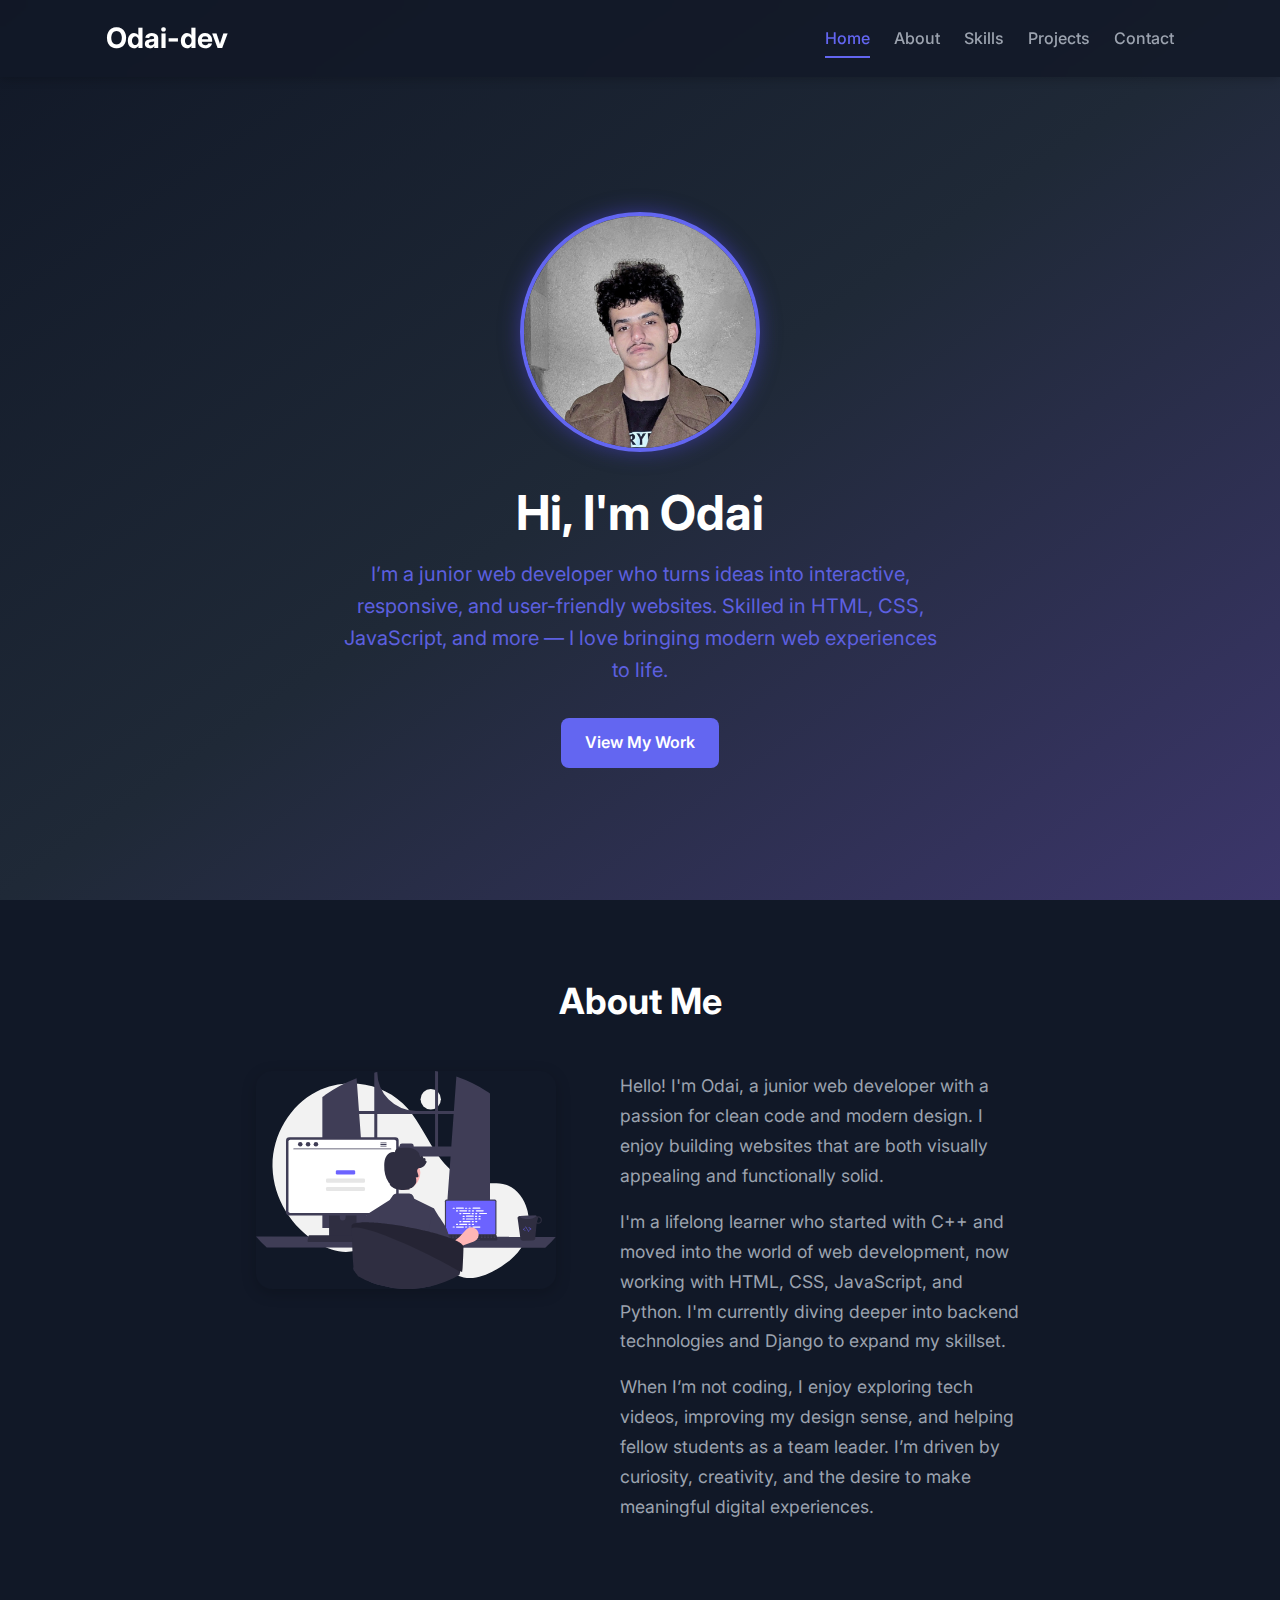
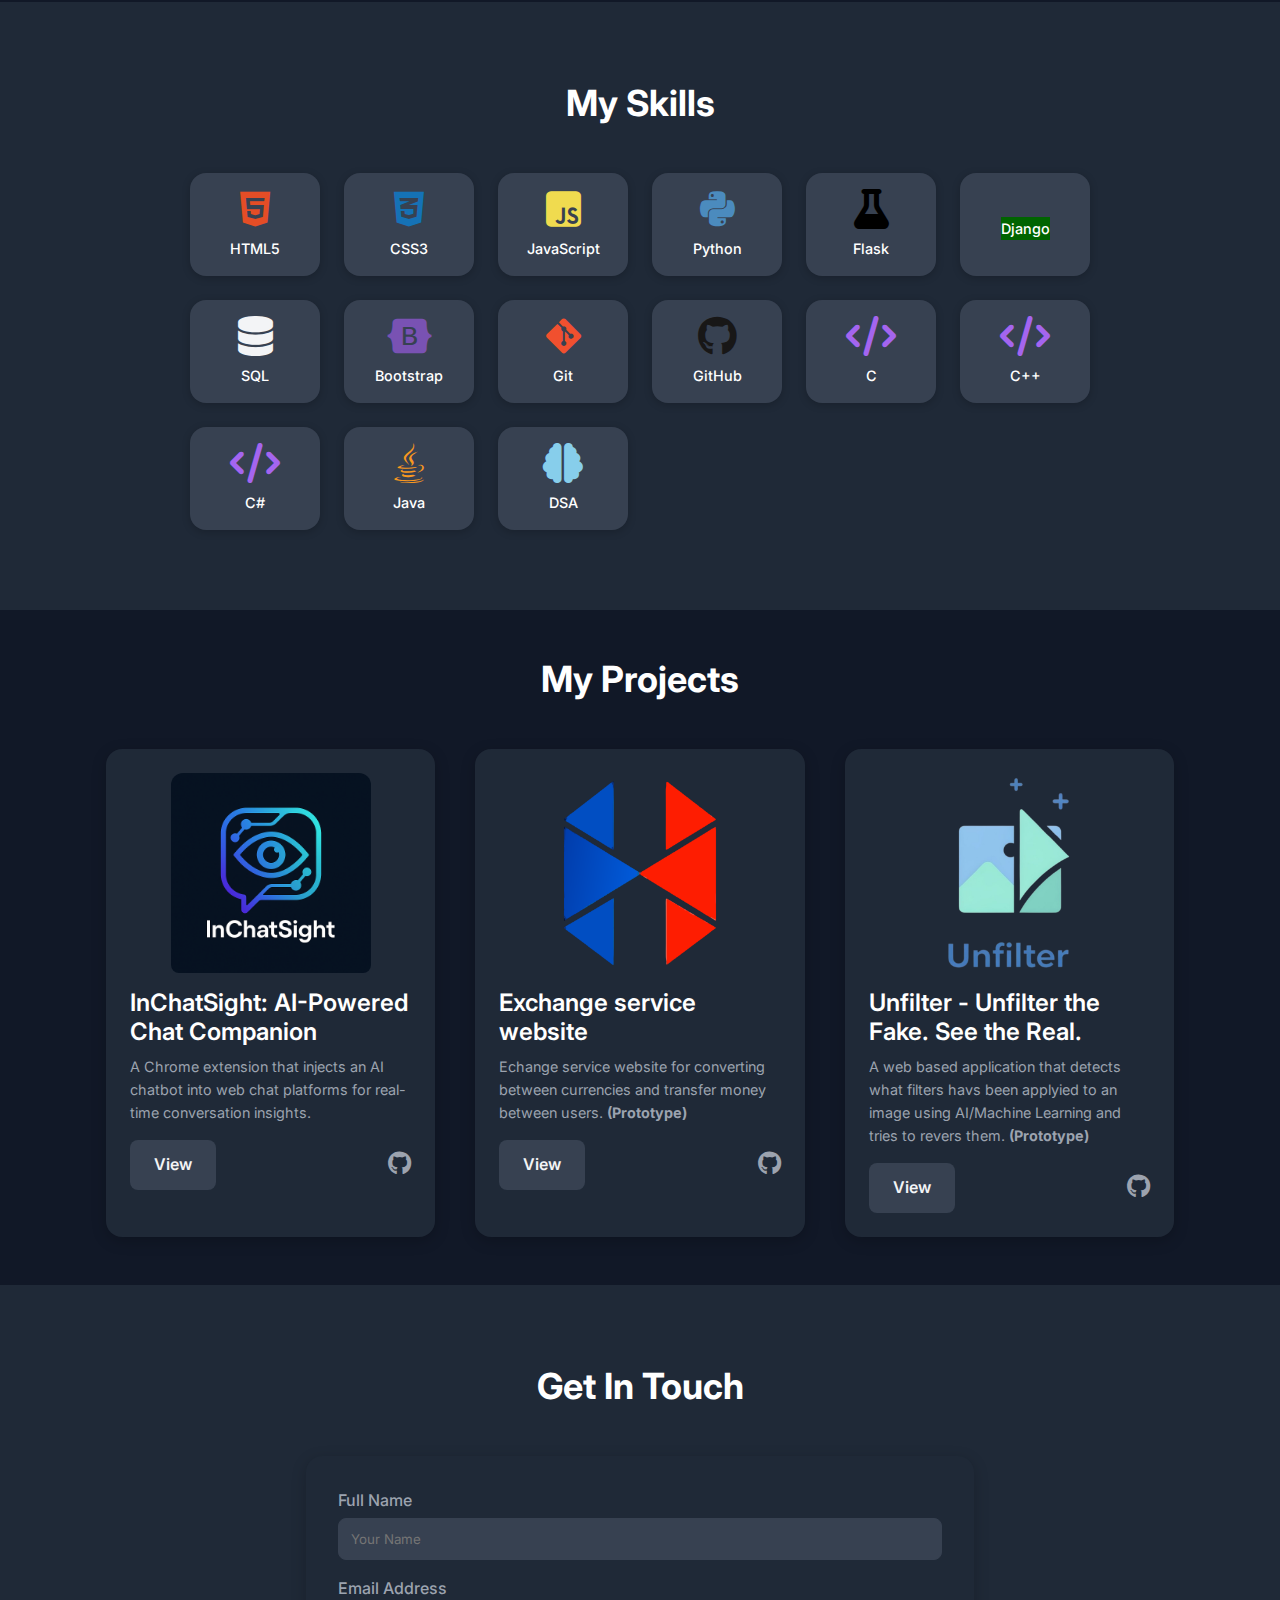
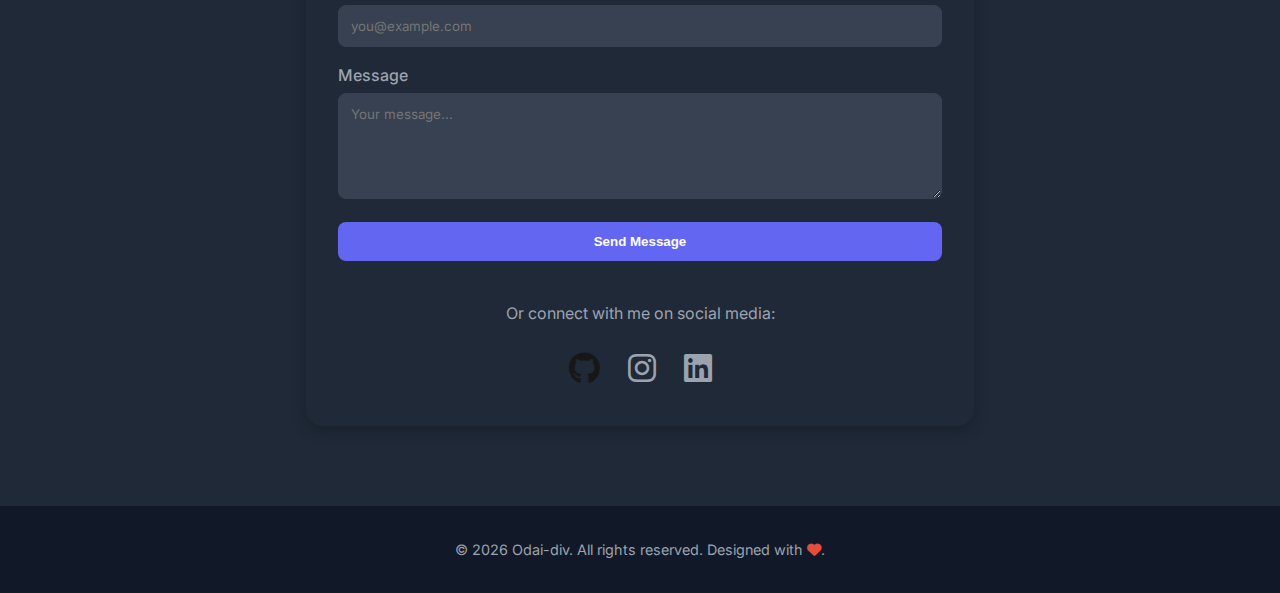
<file: index.html>
<!DOCTYPE html>
<html lang="en">

<head>
	<meta charset="UTF-8">
	<meta name="viewport" content="width=device-width, initial-scale=1.0">
	<title>Odai - Fullstack Developer</title>
	<link href="https://fonts.googleapis.com/css2?family=Inter:wght@400;500;600;700&display=swap" rel="stylesheet">
	<link rel="stylesheet" href="https://cdnjs.cloudflare.com/ajax/libs/font-awesome/6.5.1/css/all.min.css">
	<link rel="stylesheet" href="style.css">
	<link rel="icon" type="image/x-icon" href="undraw_developer-avatar_f6ac.svg">
</head>

<body>
	<header class="site-header">
		<div class="container">
			<a href="#home" class="logo">Odai-dev</a>
			<button class="mobile-menu-button" id="mobileMenuButton" aria-label="Open Menu" aria-expanded="false">
				<i class="fas fa-bars" id="menuIconOpen"></i>
				<i class="fas fa-times" id="menuIconClose" style="display: none;"></i>
			</button>
			<nav class="main-nav" id="mainNav">
				<ul>
					<li><a href="#home" class="nav-link">Home</a></li>
					<li><a href="#about" class="nav-link">About</a></li>
					<li><a href="#skills" class="nav-link">Skills</a></li>
					<li><a href="#projects" class="nav-link">Projects</a></li>
					<li><a href="#contact" class="nav-link">Contact</a></li>
				</ul>
			</nav>
		</div>
	</header>

	<section id="home" class="scroll-section">
		<div class="container hero-content">
			<img src="PXL_20250111_170649261~4.jpg" alt="Avatar image">
			<h1>Hi, I'm Odai</h1>
			<p class="subtitle">I’m a junior web developer who turns ideas into interactive, responsive, and
				user-friendly websites.
				Skilled in HTML, CSS, JavaScript, and more — I love bringing modern web experiences to life.</p>
			<a href="#projects" class="btn btn-primary">View My Work</a>
		</div>
	</section>

	<section id="about" class="scroll-section">
		<div class="container about-content">
			<h2 class="section-title">About Me</h2>
			<div class="about-flex">
				<img src="undraw_programming_65t2.svg" alt="Programming Illustration">
				<div class="about-text">
					<p>Hello! I'm Odai, a junior web developer with a passion for clean code and modern design. I enjoy
						building websites that are both visually appealing and functionally solid.</p>

					<p>I'm a lifelong learner who started with C++ and moved into the world of web development, now
						working with HTML, CSS, JavaScript, and Python. I'm currently diving deeper into backend
						technologies and Django to expand my skillset.</p>

					<p>When I’m not coding, I enjoy exploring tech videos, improving my design sense, and helping fellow
						students as a team leader. I’m driven by curiosity, creativity, and the desire to make
						meaningful digital experiences.</p>
				</div>
			</div>
		</div>
	</section>

	<section id="skills" class="scroll-section">
		<div class="container">
			<h2 class="section-title">My Skills</h2>
			<div class="skills-grid">
				<div class="skill-item"><i class="fab fa-html5"></i><span>HTML5</span></div>
				<div class="skill-item"><i class="fab fa-css3-alt"></i><span>CSS3</span></div>
				<div class="skill-item"><i class="fab fa-js-square"></i><span>JavaScript</span></div>
				<div class="skill-item"><i class="fab fa-python"></i><span>Python</span></div>
				<div class="skill-item"><i class="fas fa-flask"></i><span>Flask</span></div>
				<div class="skill-item"><i class="fab fa-django"></i><span
						style="background-color: darkgreen;">Django</span></div>
				<div class="skill-item"><i class="fas fa-database"></i><span>SQL</span></div>
				<div class="skill-item"><i class="fab fa-bootstrap"></i><span>Bootstrap</span></div>
				<div class="skill-item"><i class="fab fa-git-alt"></i><span>Git</span></div>
				<div class="skill-item"><i class="fab fa-github"></i><span>GitHub</span></div>
				<div class="skill-item"><i class="fas fa-code"></i><span>C</span></div>
				<div class="skill-item"><i class="fas fa-code"></i><span>C++</span></div>
				<div class="skill-item"><i class="fas fa-code"></i><span>C#</span></div>
				<div class="skill-item"><i class="fab fa-java"></i><span>Java</span></div>
				<div class="skill-item"><i class="fas fa-brain"></i><span>DSA</span></div>
			</div>
		</div>
	</section>
	<section id="projects" class="scroll-section">
		<div class="container">
			<h2 class="section-title" id="projectsTitle">My Projects</h2>
			<div class="projects-grid">
				<div class="card project-card">
					<img src="projects/InChatSight.png" alt="InChatSight: AI-Powered Chat Companion">
					<h3>InChatSight: AI-Powered Chat Companion</h3>
					<p>A Chrome extension that injects an AI chatbot into web chat platforms for real-time conversation
						insights.</p>
					<div class="project-links"><a href="https://youtu.be/PJlKW4gZVIk" target="_blank"
							class="btn btn-secondary">View</a><a href="https://github.com/odai-dev/InChatSight.git"
							target="_blank"><i class="fab fa-github"></i></a></div>
				</div>
				<div class="card project-card">
					<img src="projects/Exchange/logo.png" alt="Exchange service">
					<h3>Exchange service website</h3>
					<p>Echange service website for converting between currencies and transfer money between users. <b>(Prototype)</b></p>
					<div class="project-links"><a href="projects/Exchange/index.html"  target="_blank" class="btn btn-secondary">View</a><a href="#"><i
								class="fab fa-github"></i></a></div>
				</div>
				<div class="card project-card">
					<img src="projects/Unfilter/logo.png" alt="Project Gamma">
					<h3>Unfilter - Unfilter the Fake. See the Real.</h3>
					<p>A web based application that detects what filters havs been applyied to an image using AI/Machine Learning and tries to revers them. <b>(Prototype)</b></p>
					<div class="project-links"><a href="projects/Unfilter/index.html" target="_blank"  class="btn btn-secondary">View</a><a href="#"><i
								class="fab fa-github" target="_blank" ></i></a></div>
				</div>
			</div>
		</div>
	</section>

	<section id="contact" class="scroll-section">
		<div class="container contact-form-container">
			<h2 class="section-title">Get In Touch</h2>
			<div class="card">
				<form id="contactForm" class="contact-form">
					<div>
						<label for="name">Full Name</label>
						<input type="text" name="name" id="name" required placeholder="Your Name">
					</div>
					<div>
						<label for="email">Email Address</label>
						<input type="email" name="email" id="email" required placeholder="you@example.com">
					</div>
					<div>
						<label for="message">Message</label>
						<textarea name="message" id="message" rows="5" required
							placeholder="Your message..."></textarea>
					</div>
					<div>
						<button type="submit" class="btn btn-primary">Send Message</button>
					</div>
				</form>
				<div id="formMessage" class="form-message" style="display: none;"></div>
				<div class="social-links">
					<p>Or connect with me on social media:</p>
					<div class="social-icons">
						<a href="https://github.com/odai-dev" target="_blank" title="GitHub"><i
								class="fab fa-github"></i></a>
						<a href="https://www.instagram.com/od__ji/?igsh=MXIydW8zaHJwcHZuOQ%3D%3D#" target="_blank"
							title="Instagram"><i class="fab fa-instagram"></i></a>
						<a href="#" target="_blank" title="LinkedIn"><i class="fab fa-linkedin"></i></a>
					</div>
				</div>
			</div>
		</div>
	</section>
	

	

	<footer class="site-footer">
		<p>&copy; <span id="currentYear"></span> Odai-div. All rights reserved. Designed with <i
				class="fas fa-heart"></i>.
		</p>
	</footer>
	<script src="script.js"></script>
</body>

</html>
</file>
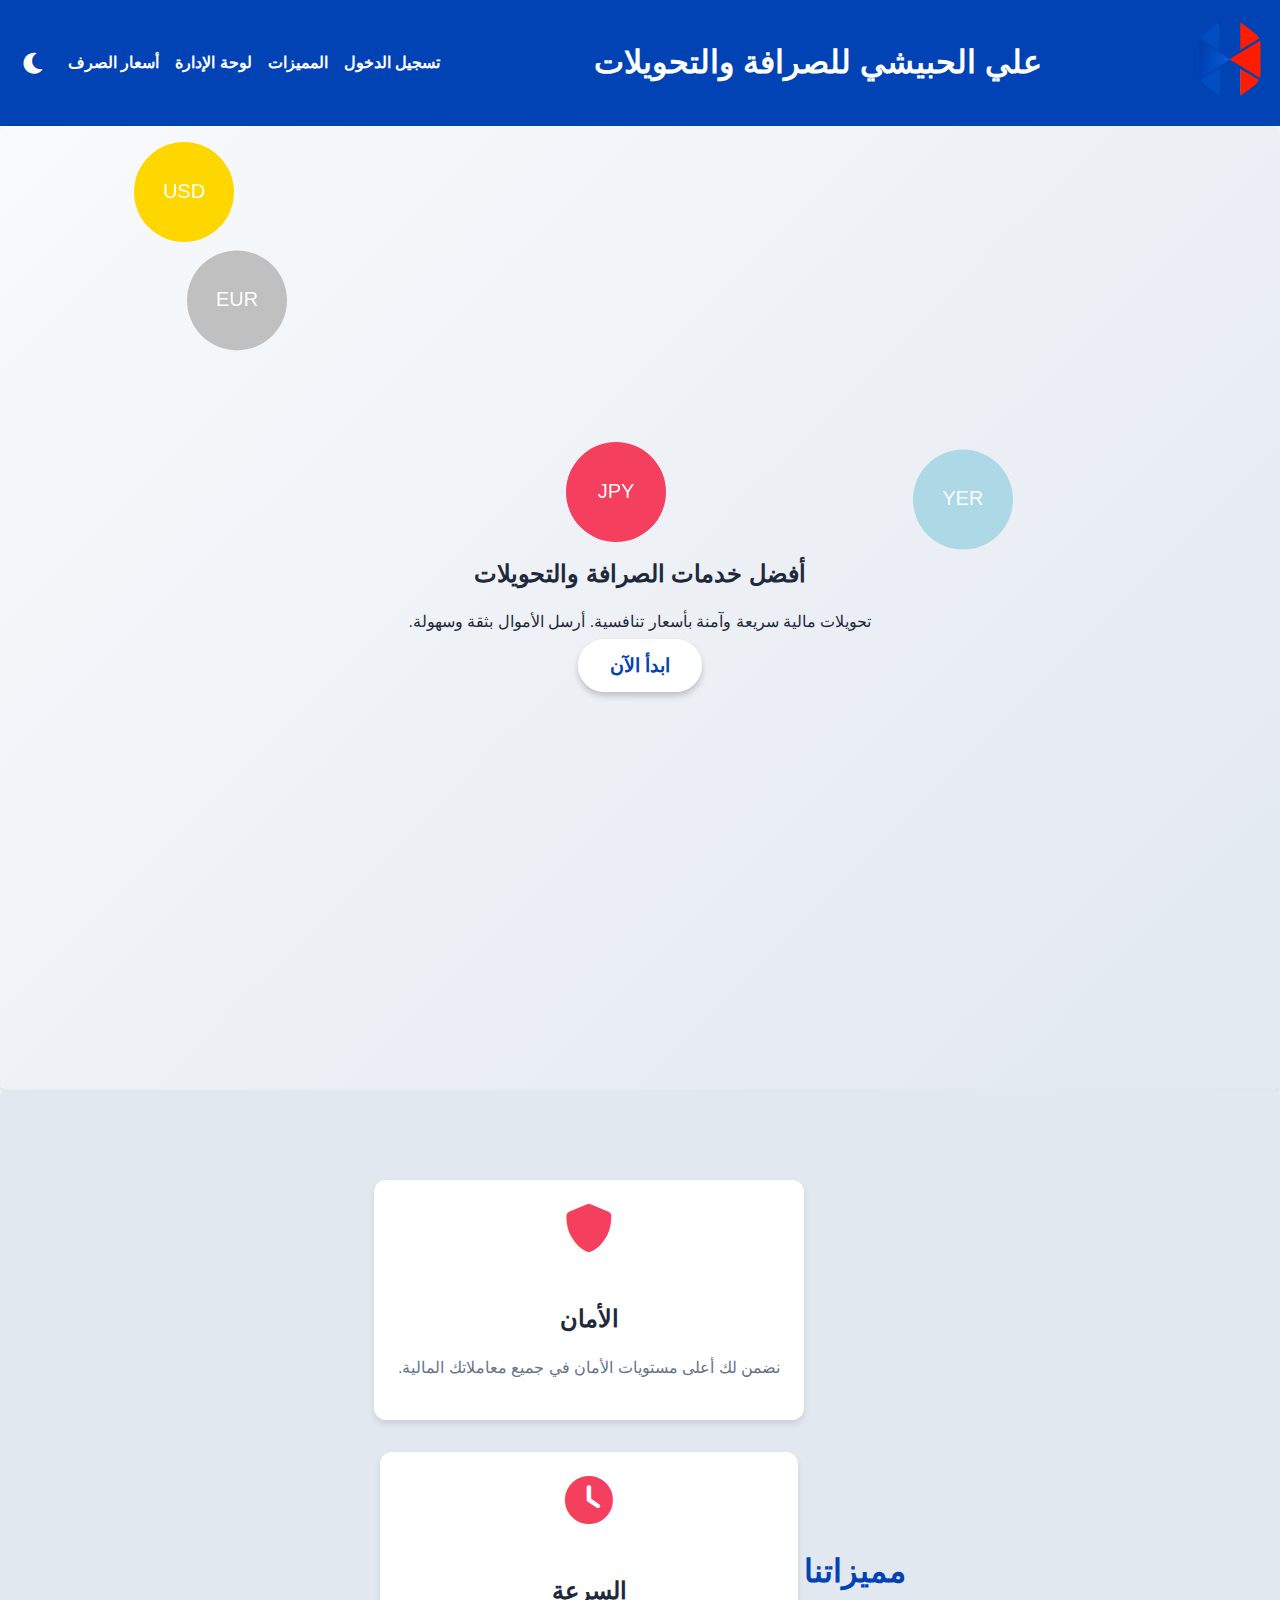
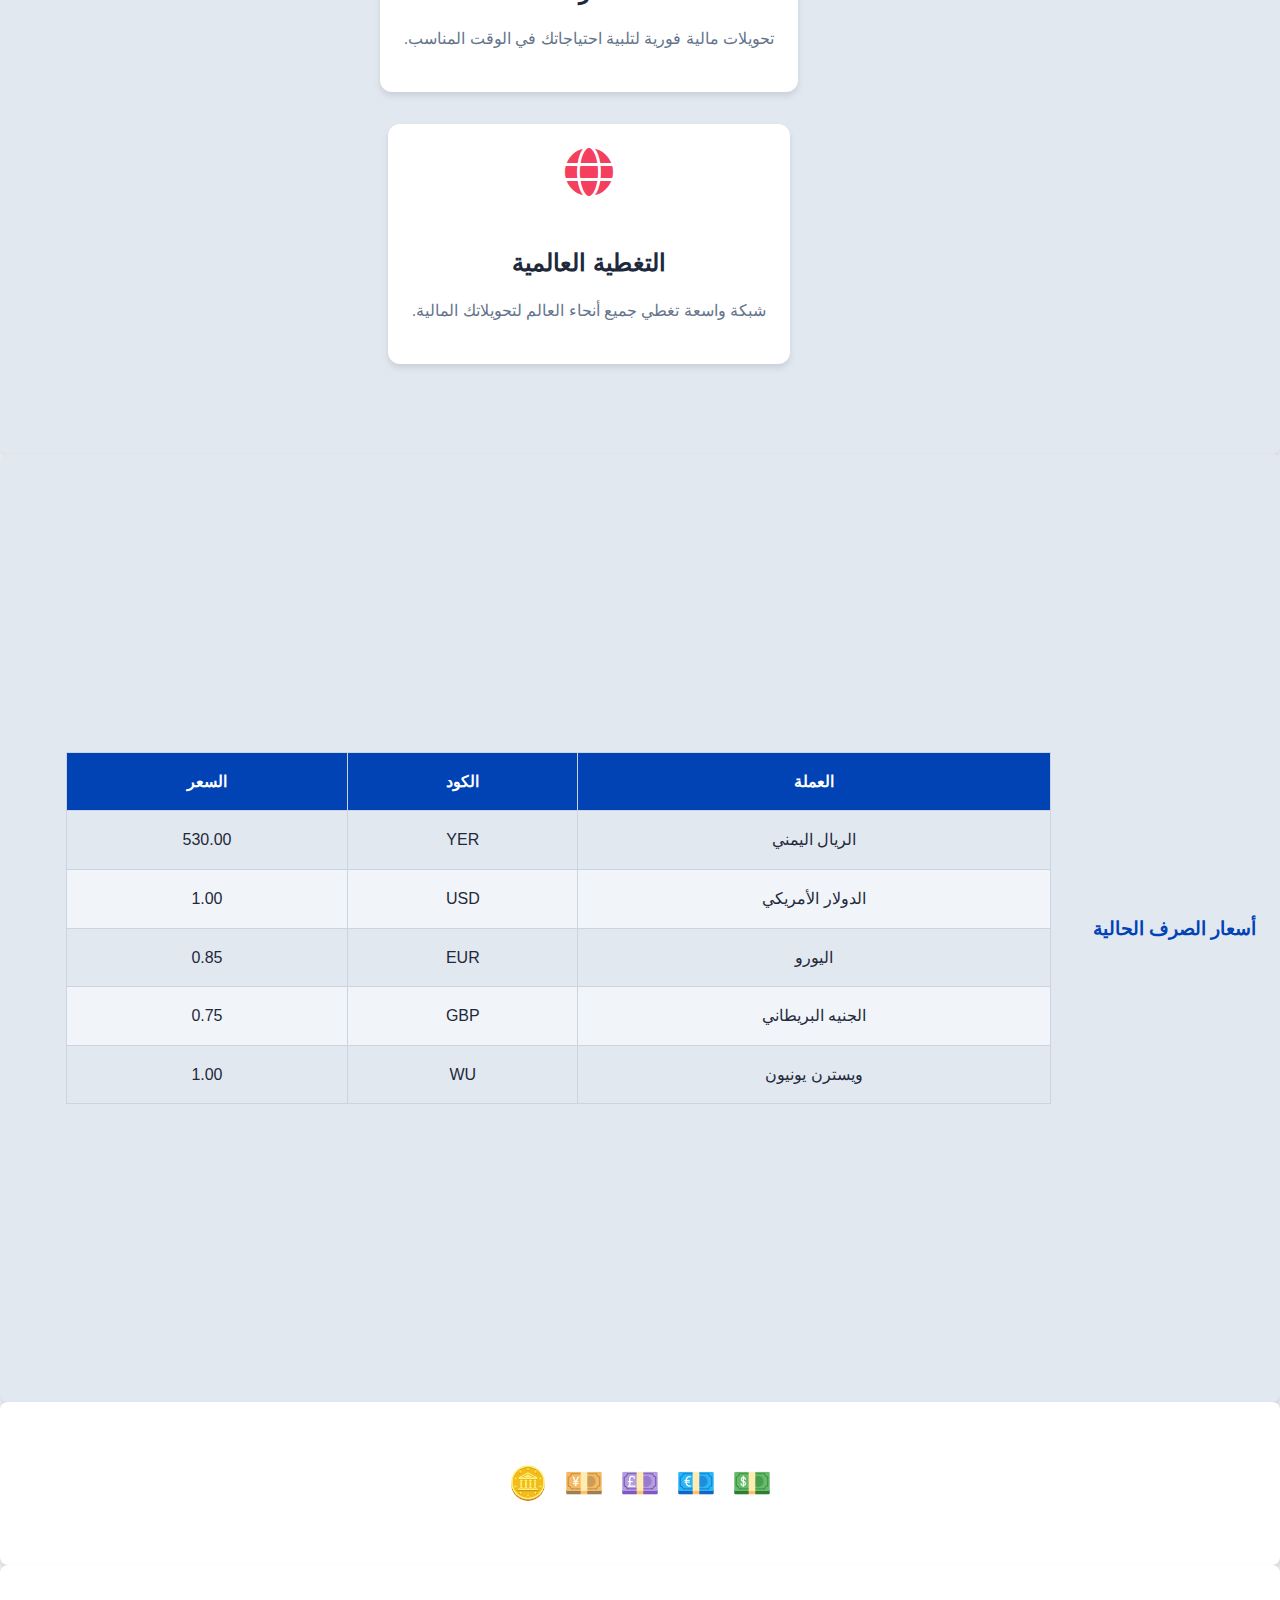
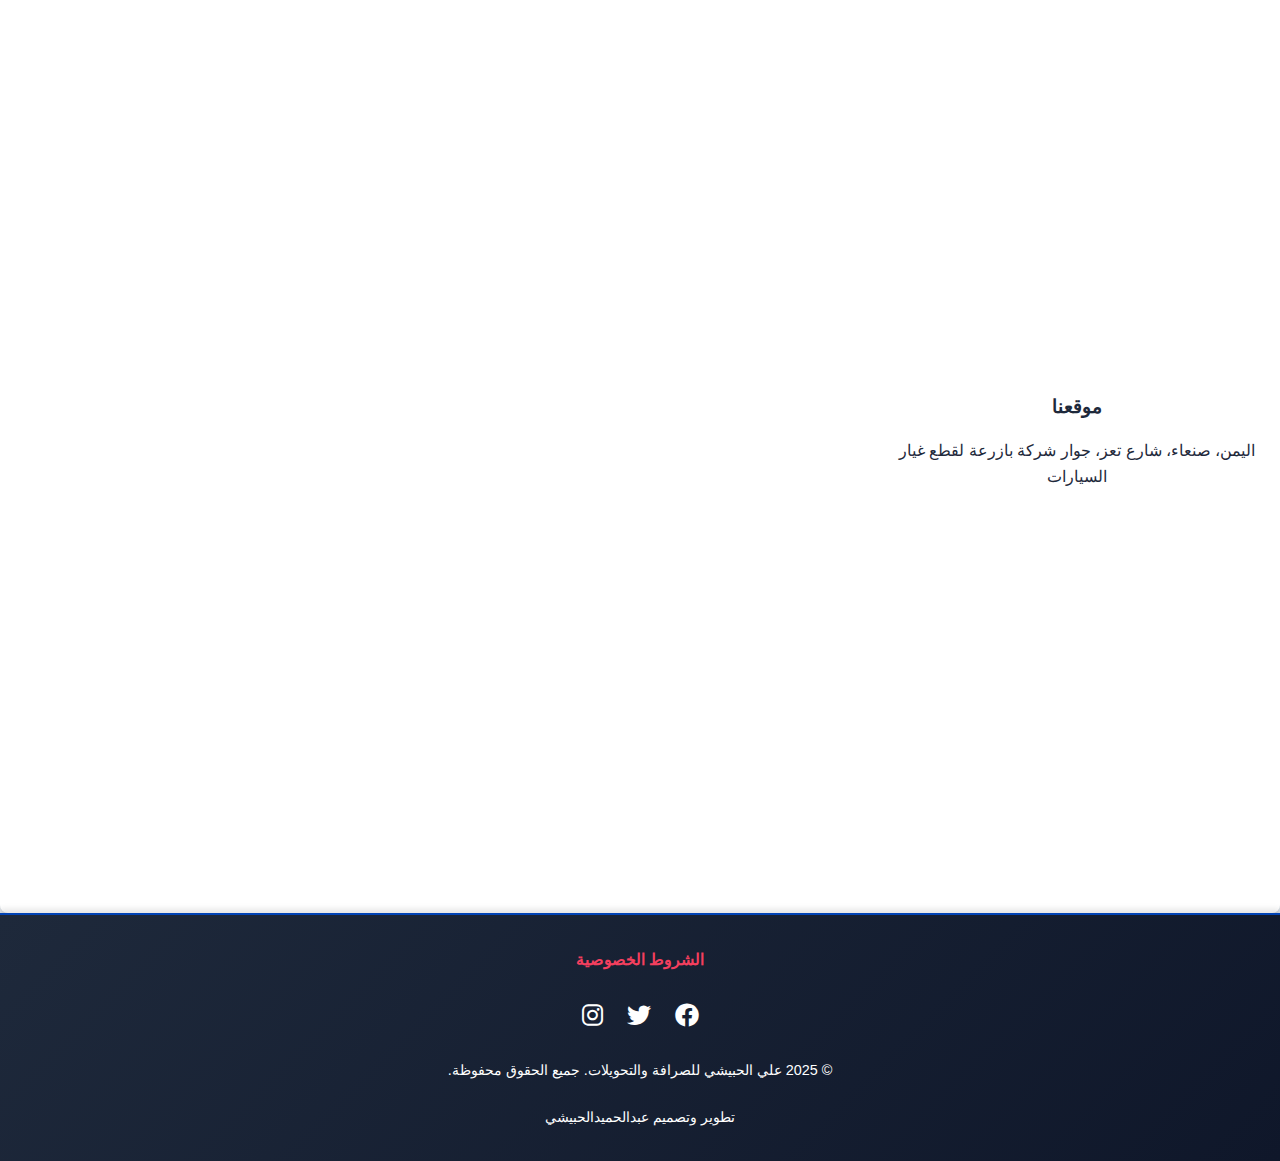
<file: projects/Exchange/index.html>
<!DOCTYPE html>
<html lang="ar" dir="rtl">
<head>
    <meta charset="UTF-8">
    <meta name="viewport" content="width=device-width, initial-scale=1.0">
    <title>علي الحبيشي للصرافة والتحويلات</title>
    <link rel="stylesheet" href="styles.css">
    <link href="https://cdnjs.cloudflare.com/ajax/libs/font-awesome/6.0.0-beta3/css/all.min.css" rel="stylesheet">
</head>
<body>
    <header>
        <a href="index.html">
            <img src="logo.png" alt="شعار الموقع" class="logo">
        </a>
        <h1>علي الحبيشي للصرافة والتحويلات</h1>
        <button class="menu-toggle" aria-label="Toggle navigation">
            <i class="fas fa-bars"></i>
        </button>
        <nav class="menu responsive-menu">
            <a href="./login.html">تسجيل الدخول</a>
            <a href="#features">المميزات</a>
            <a href="./admin.html">لوحة الإدارة</a>
            <a href="#exchange-rates">أسعار الصرف</a>
            <button id="dark-mode-toggle" class="icon-button darkButton" aria-label="Toggle Dark Mode">
                <i class="fas fa-moon"></i>
            </button>
        </nav>
    </header>
    <main>
        <section id="hero" class="hero full-height">
            <div class="hero-content">
                <h2>أفضل خدمات الصرافة والتحويلات</h2>
                <p>تحويلات مالية سريعة وآمنة بأسعار تنافسية. أرسل الأموال بثقة وسهولة.</p>
                <a href="login.html" class="cta-button">ابدأ الآن</a>
            </div>
            <canvas id="coinCanvas" style="position: absolute; top: 0; left: 0; width: 100%; height: 100%; z-index: 0; pointer-events: none;"></canvas>
        </section>
        <section id="features" class="features full-height">
            <h3 class="section-title">مميزاتنا</h3>
            <div class="features-grid">
                <div class="feature-item">
                    <i class="fas fa-shield-alt feature-icon"></i>
                    <h4>الأمان</h4>
                    <p>نضمن لك أعلى مستويات الأمان في جميع معاملاتك المالية.</p>
                </div>
                <div class="feature-item">
                    <i class="fas fa-clock feature-icon"></i>
                    <h4>السرعة</h4>
                    <p>تحويلات مالية فورية لتلبية احتياجاتك في الوقت المناسب.</p>
                </div>
                <div class="feature-item">
                    <i class="fas fa-globe feature-icon"></i>
                    <h4>التغطية العالمية</h4>
                    <p>شبكة واسعة تغطي جميع أنحاء العالم لتحويلاتك المالية.</p>
                </div>
            </div>
        </section>
        <section id="exchange-rates" class="exchange-rates full-height">
            <h3>أسعار الصرف الحالية</h3>
            <table id="exchange-rates-table">
                <thead>
                    <tr>
                        <th>العملة</th>
                        <th>الكود</th>
                        <th>السعر</th>
                    </tr>
                </thead>
                <tbody>
                </tbody>
            </table>
        </section>
        <section id="currency-animation" class="">
            <div class="currency-emojis currency-emoji">
                <span>💵</span>
                <span>💶</span>
                <span>💷</span>
                <span>💴</span>
                <span>🪙</span>
            </div>
        </section>
        <section id="location" class="location full-height" style="display: flex; flex-direction: row; align-items: center; justify-content: center;">
                <div class="location-text" style="width: 30%; text-align: center;">
                    <h3>موقعنا</h3>
                    <p>اليمن، صنعاء، شارع تعز، جوار شركة بازرعة لقطع غيار السيارات</p>
                </div>
                <div class="location-map" style="width: 70%; margin: 20px; display: flex; justify-content: center; align-items: center;">
                    <iframe 
                        src="https://www.google.com/maps/embed?pb=!1m23!1m12!1m3!1d366.645210359179!2d44.22866092371146!3d15.320213964420288!2m3!1f0!2f0!3f0!3m2!1i1024!2i768!4f13.1!4m8!3e6!4m5!1s0x1603dabf61cc24af%3A0xbdb785c551030199!2zQWxpIEh1YmFpc2hpIGZvciBFeGNoYW5nZSDYudmE2Yog2KfZhNit2KjZiti02Yog2YTZhNi12LHYp9mB2Kk!3m2!1d15.320298399999999!2d44.2289647!4m0!5e0!3m2!1sen!2s!4v1743696443410!5m2!1sen!2s" 
                        width="100%" 
                        height="500" 
                        style="border:0;" 
                        allowfullscreen="" 
                        loading="lazy" 
                        referrerpolicy="no-referrer-when-downgrade">
                    </iframe>
                </div>
        </section>
    </main>
    <footer>
        <div class="footer-links">
            <a href="terms.html">الشروط</a>
            <a href="privacy.html">الخصوصية</a>
        </div>
        <div class="social-icons">
            <a href="https://facebook.com" target="_blank" aria-label="Facebook">
                <i class="fab fa-facebook"></i>
            </a>
            <a href="https://twitter.com" target="_blank" aria-label="Twitter">
                <i class="fab fa-twitter"></i>
            </a>
            <a href="https://instagram.com" target="_blank" aria-label="Instagram">
                <i class="fab fa-instagram"></i>
            </a>
        </div>
        <p>&copy; 2025 علي الحبيشي للصرافة والتحويلات. جميع الحقوق محفوظة.</p>
        <p>تطوير وتصميم عبدالحميدالحبيشي</p>
    </footer>
    <script src="main.js"></script>
    <script src="darkmode.js"></script>
    <script>
        const canvas = document.getElementById('coinCanvas');
        const ctx = canvas.getContext('2d');
        function resizeCanvas() {
            canvas.width = canvas.offsetWidth;
            canvas.height = canvas.offsetHeight;
        }
        resizeCanvas();
        window.addEventListener('resize', resizeCanvas);
        const coins = [
            { x: 100, y: 150, radius: 50, color: 'gold', text: 'USD', dx: 2, dy: 1 },
            { x: 300, y: 250, radius: 50, color: 'silver', text: 'EUR', dx: -1.5, dy: 1.2 },
            { x: 700, y: 450, radius: 50, color: '#f43f5e', text: 'JPY', dx: -2, dy: 1 },
            { x: 900, y: 550, radius: 50, color: 'lightblue', text: 'YER', dx: 1.5, dy: -1.2 }
        ];
        function drawCoin(coin) {
            ctx.beginPath();
            ctx.arc(coin.x, coin.y, coin.radius, 0, Math.PI * 2);
            ctx.fillStyle = coin.color;
            ctx.fill();
            ctx.closePath();
            ctx.fillStyle = 'white';
            ctx.font = '20px Arial';
            ctx.textAlign = 'center';
            ctx.textBaseline = 'middle';
            ctx.fillText(coin.text, coin.x, coin.y);
        }
        function checkCollision(coin1, coin2) {
            const dx = coin1.x - coin2.x;
            const dy = coin1.y - coin2.y;
            const distance = Math.sqrt(dx * dx + dy * dy);
            return distance < coin1.radius + coin2.radius;
        }
        function animateCoins() {
            ctx.clearRect(0, 0, canvas.width, canvas.height);
            coins.forEach((coin, index) => {
                drawCoin(coin);
                coin.x += coin.dx;
                coin.y += coin.dy;
                if (coin.x + coin.radius > canvas.width || coin.x - coin.radius < 0) {
                    coin.dx *= -1;
                }
                if (coin.y + coin.radius > canvas.height || coin.y - coin.radius < 0) {
                    coin.dy *= -1;
                }
                for (let i = index + 1; i < coins.length; i++) {
                    if (checkCollision(coin, coins[i])) {
                        [coin.dx, coins[i].dx] = [coins[i].dx, coin.dx];
                        [coin.dy, coins[i].dy] = [coins[i].dy, coin.dy];
                        const tempColor = coin.color;
                        coin.color = coins[i].color;
                        coins[i].color = tempColor;
                    }
                }
            });
            requestAnimationFrame(animateCoins);
        }
        animateCoins();
    </script>
    <script>
        const menuToggle = document.querySelector('.menu-toggle');
        const responsiveMenu = document.querySelector('.responsive-menu');
        menuToggle.addEventListener('click', () => {
            responsiveMenu.classList.toggle('active');
        });
    </script>
</body>
</html>
</file>
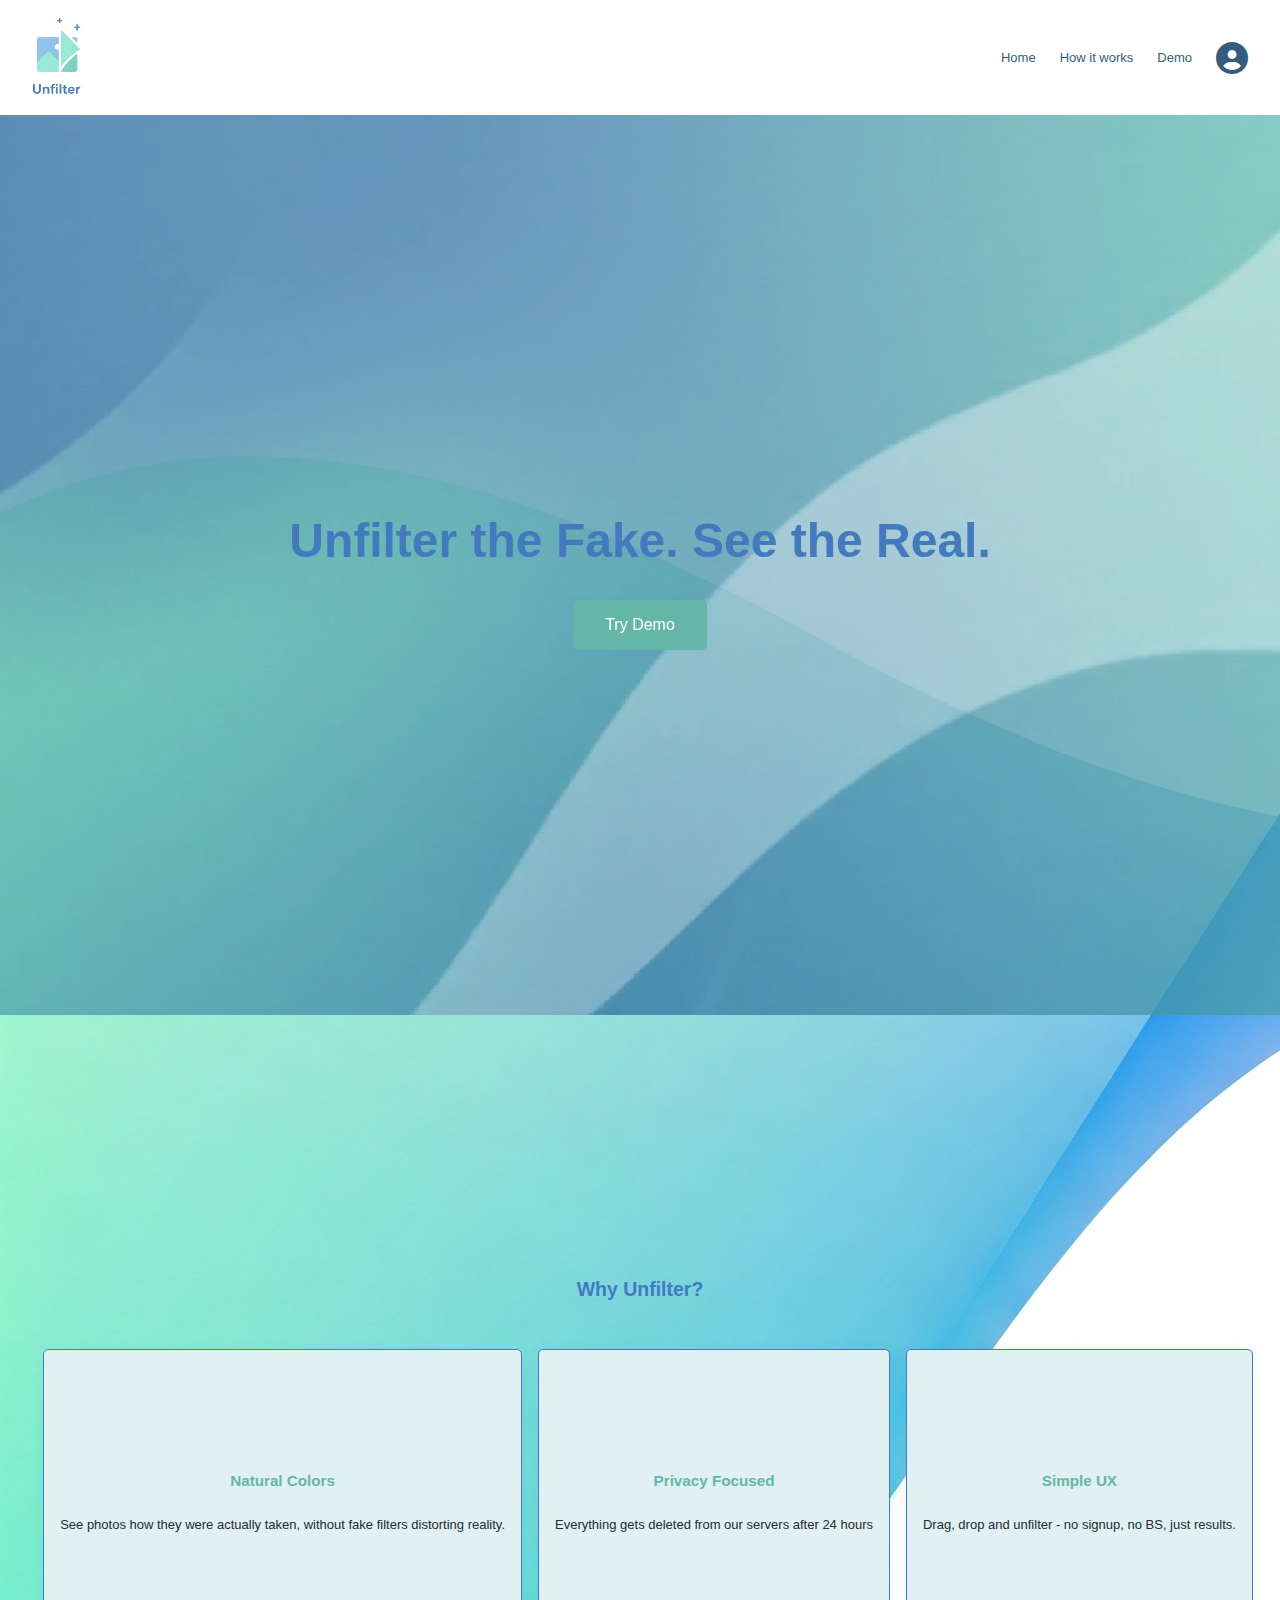
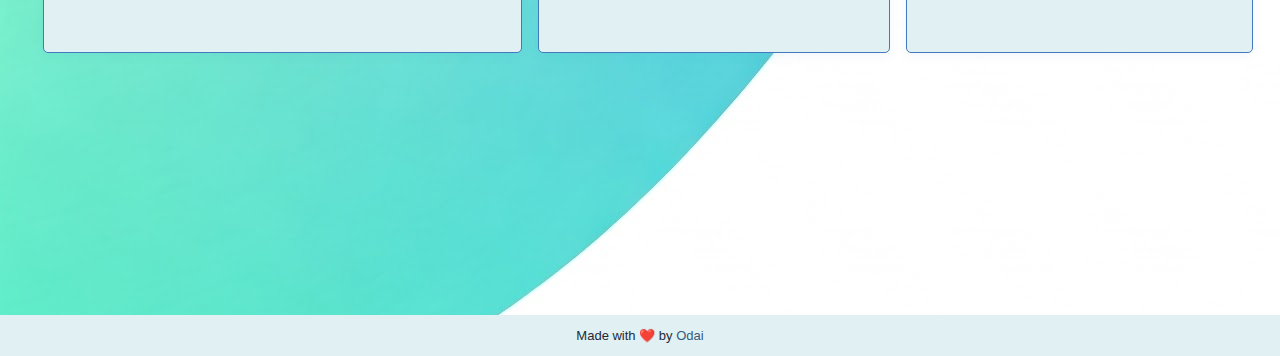
<file: projects/Unfilter/index.html>
<!DOCTYPE html>
<html lang="en">
<head>
    <meta charset="UTF-8">
    <meta name="viewport" content="width=device-width, initial-scale=1.0">
    <link rel="stylesheet" href="styles.css">
    <link rel="stylesheet" href="fontawesome/css/all.min.css">
    <title>Unfilter</title>
</head>
<body>
   
    <header>
        <nav class="navbar">
       
            <div class="logo">
                <a  href="index.html" class="active">
                    <img src="logo.png" alt="logo" height="80" width="50">
                </a>
            </div>
            <ul class="nav-links">
                <li class="nav-link">
                    <a href="index.html">Home</a>
                </li>
                <li >
                    <a href="how-it-works.html">How it works</a>
                </li>
                <li >
                    <a href="demo.html">Demo</a>
                </li>
                <li> 
                    <a href="login&signup.html"><i class="fa-solid fa-circle-user" style="font-size: 2rem;"></i></a>
                </li>
            </ul>
            <div class="hamburger">&#9776;</div>
    </nav>
    </header>
    
    <main>
        <section class="hero">
            <video autoplay muted loop id="bg-video">
                <source src="Generated File May 09, 2025 - 8_59PM.mp4" type="video/mp4">
                Your browser does not support the video tag.
              </video>
              <!-- Your main content here -->
            <div class="hero-content">
                <h1>Unfilter the Fake. See the Real.</h1>
                <button class="btn">Try Demo</button>
            </div>
        </section>
        <section class="features">
            <div class="features-content">
                <h2>Why Unfilter?</h2>
                <div class="features-list">
                    <div class="card">
                        <h3>Natural Colors</h3>
                        <p>See photos how they were actually taken, without fake filters distorting  reality.</p>
                    </div>
                    <div class="card">
                        <h3>Privacy Focused</h3>
                        <p>Everything gets deleted from our servers after 24 hours</p>
                    </div>
                    <div class="card">
                        <h3>Simple UX</h3>
                        <p>Drag, drop and unfilter - no signup, no BS, just results.</p>    
                    </div>
                </div>
    
            </div>
        </section>
    </main>

    <footer class="footer" id="main-footer">
        <div class="footer-content">
            <p>Made with ❤️ by <a href="#">Odai</a></p>
        </div>
    </footer>
   
    <script src="javascript.js"></script>
</body>
</html>
</file>
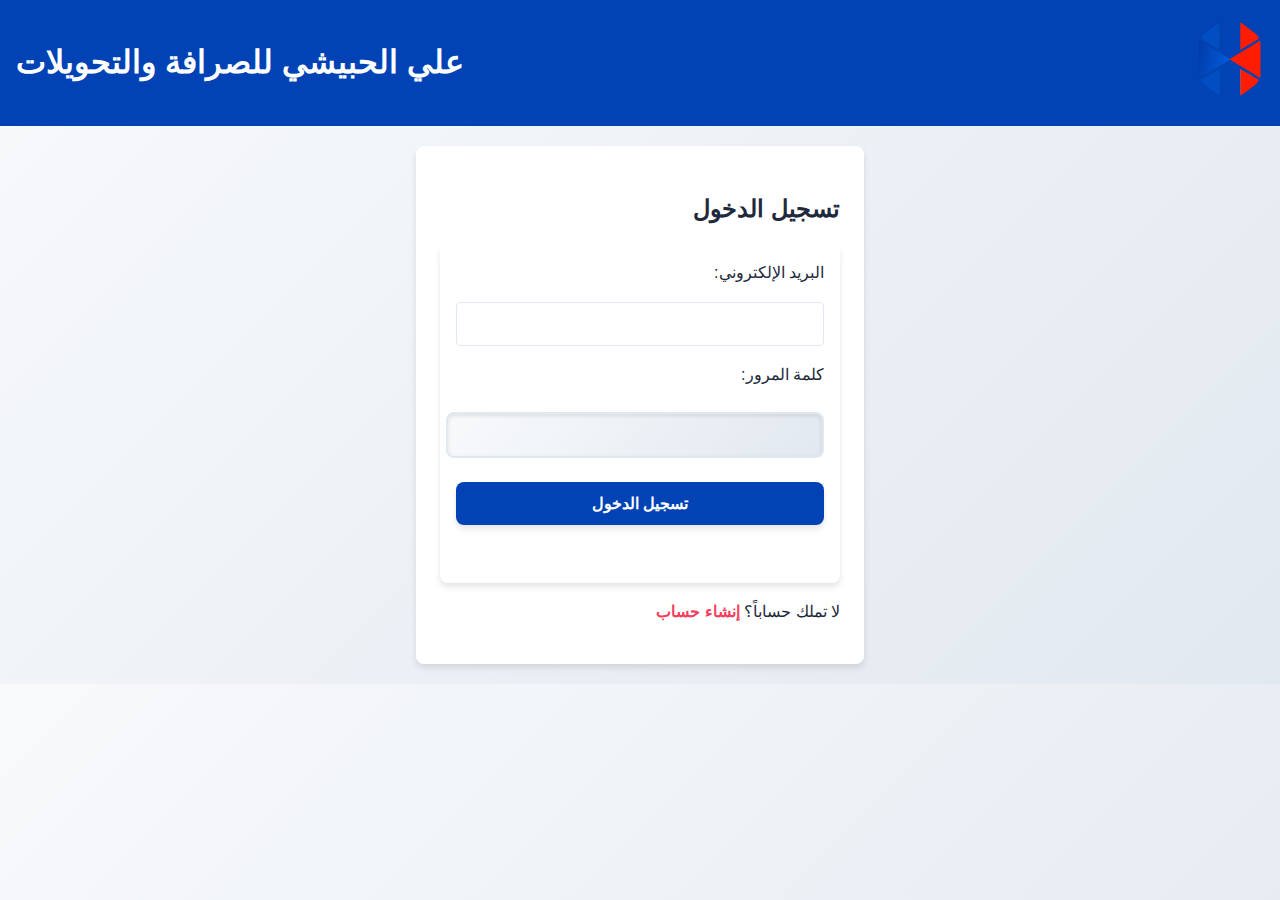
<file: projects/Exchange/login.html>
<!DOCTYPE html>
<html lang="ar" dir="rtl">
<head>
    <meta charset="UTF-8">
    <meta name="viewport" content="width=device-width, initial-scale=1.0">
    <title>تسجيل الدخول / إنشاء حساب</title>
    <link rel="stylesheet" href="styles.css">
</head>
<body>
    <header>
        <a href="index.html">
            <img src="logo.png" alt="شعار الموقع" class="logo">
        </a>
        <h1>علي الحبيشي للصرافة والتحويلات</h1>
    </header>
    <main>
        <section id="auth-section" class="card" style="max-width: 400px;">
            <h2>تسجيل الدخول</h2>
            <form id="login-form">
                <label for="email">البريد الإلكتروني:</label>
                <input type="email" id="email" name="email" required>
                <label for="password">كلمة المرور:</label>
                <input type="password" id="password" name="password" required>
                <button type="submit" id="login-btn">تسجيل الدخول</button>
                <p id="login-error" class="error" style="margin-top: 10px; color: red;"></p>
            </form>
            <p>لا تملك حساباً؟ <a href="#" id="show-signup">إنشاء حساب</a></p>
        </section>

        <section id="signup-section" class="card" style="display: none; max-width: 400px;">
            <h2>إنشاء حساب</h2>
            <form id="signup-form">
                <label for="new-username">اسم المستخدم:</label>
                <input type="text" id="new-username" name="new-username" required>
                <label for="email">البريد الإلكتروني:</label>
                <input type="email" id="email" name="email" required>
                <label for="new-password">كلمة المرور:</label>
                <input type="password" id="new-password" name="new-password" required>
                <label for="interests">اختر اهتماماتك:</label>
                <select id="interests" name="interests" multiple required>
                    <option value="currency-exchange">تبادل العملات</option>
                    <option value="money-transfer">تحويل الأموال</option>
                    <option value="financial-advice">النصائح المالية</option>
                    <option value="investment">الاستثمار</option>
                    <option value="savings">الادخار</option>
                </select>
                <button type="button" id="select-all-btn">تحديد الكل</button>
                <button type="submit" id="signup-btn">إنشاء حساب</button>
            </form>
            <p id="signup-success" class="success"></p>
            <p>لديك حساب بالفعل؟ <a href="#" id="show-login">تسجيل الدخول</a></p>
        </section>

        <section id="user-info" class="card" style="display: none; max-width: 600px; margin: 20px auto;">
            <h2 class="text-center">مرحباً، <span id="user-name"></span></h2>
            <p class="text-center">البريد الإلكتروني: <span id="user-email"></span></p>
            <p class="text-center">رقم الحساب: <span id="account-number"></span></p>
            <div class="user-dashboard">
                <h3>رصيد الحساب</h3>
                <ul id="balances-list">
                </ul>
                <ul>
                    <li>عدد التحويلات: <span id="user-transactions">0</span></li>
                </ul>
                <button id="logout-btn" class="btn btn-primary w-100 mt-2">تسجيل الخروج</button>
            </div>
        </section>
          

        <section id="actions-container" style="display: none; margin: 20px auto; max-width: 900px; display: none; gap: 20px; flex-wrap: wrap;">
            <section id="exchange-form" class="card" style="flex: 1; min-width: 300px;">
                <h2 class="text-center">تحويل العملات</h2>
                <form id="currency-form" style="max-width: 400px; margin: 0 auto;">
                    <label for="from-currency">من:</label>
                    <select id="from-currency">
                    </select>
                    <label for="to-currency">إلى:</label>
                    <select id="to-currency">
                    </select>
                    <label for="amount">المبلغ:</label>
                    <input type="number" id="amount" required>
                    <button type="button" id="exchange-btn" class="btn btn-primary w-100 mt-2">تحويل</button>
                </form>
                <p id="result" class="text-center mt-2"></p>
            </section>

            <section id="transfer-form" class="card" style="flex: 1; min-width: 300px;">
                <h2 class="text-center">تحويل الأموال إلى مستخدم آخر</h2>
                <form id="money-transfer-form" style="max-width: 400px; margin: 0 auto;">
                    <label for="recipient-username">اسم المستخدم المستلم:</label>
                    <input type="text" id="recipient-username" placeholder="أدخل اسم المستخدم" required>
                    <label for="transfer-amount">المبلغ:</label>
                    <input type="number" id="transfer-amount" placeholder="أدخل المبلغ" required>
                    <button type="button" id="transfer-btn" class="btn btn-primary w-100 mt-2">إرسال</button>
                </form>
                <p id="transfer-result" class="text-center mt-2"></p>
            </section>
        </section>
    </main>
    <script>
        document.addEventListener('DOMContentLoaded', () => {
            const loginSection = document.getElementById('auth-section');
            const signupSection = document.getElementById('signup-section');
            const exchangeForm = document.getElementById('exchange-form');
            const userInfoSection = document.getElementById('user-info');
            const userNameSpan = document.getElementById('user-name');
            const userEmailSpan = document.getElementById('user-email');
            const logoutBtn = document.getElementById('logout-btn');
            const showSignupLink = document.getElementById('show-signup');
            const showLoginLink = document.getElementById('show-login');

            showSignupLink.addEventListener('click', () => {
                loginSection.style.display = 'none';
                signupSection.style.display = 'block';
            });

            showLoginLink.addEventListener('click', () => {
                signupSection.style.display = 'none';
                loginSection.style.display = 'block';
            });

            document.getElementById('select-all-btn').addEventListener('click', () => {
                const interests = document.getElementById('interests');
                for (let i = 0; i < interests.options.length; i++) {
                    interests.options[i].selected = true;
                }
            });
        });
    </script>
    
    <script src="main.js"></script>
    <script src="darkmode.js"></script>
</body>
</html>
</file>
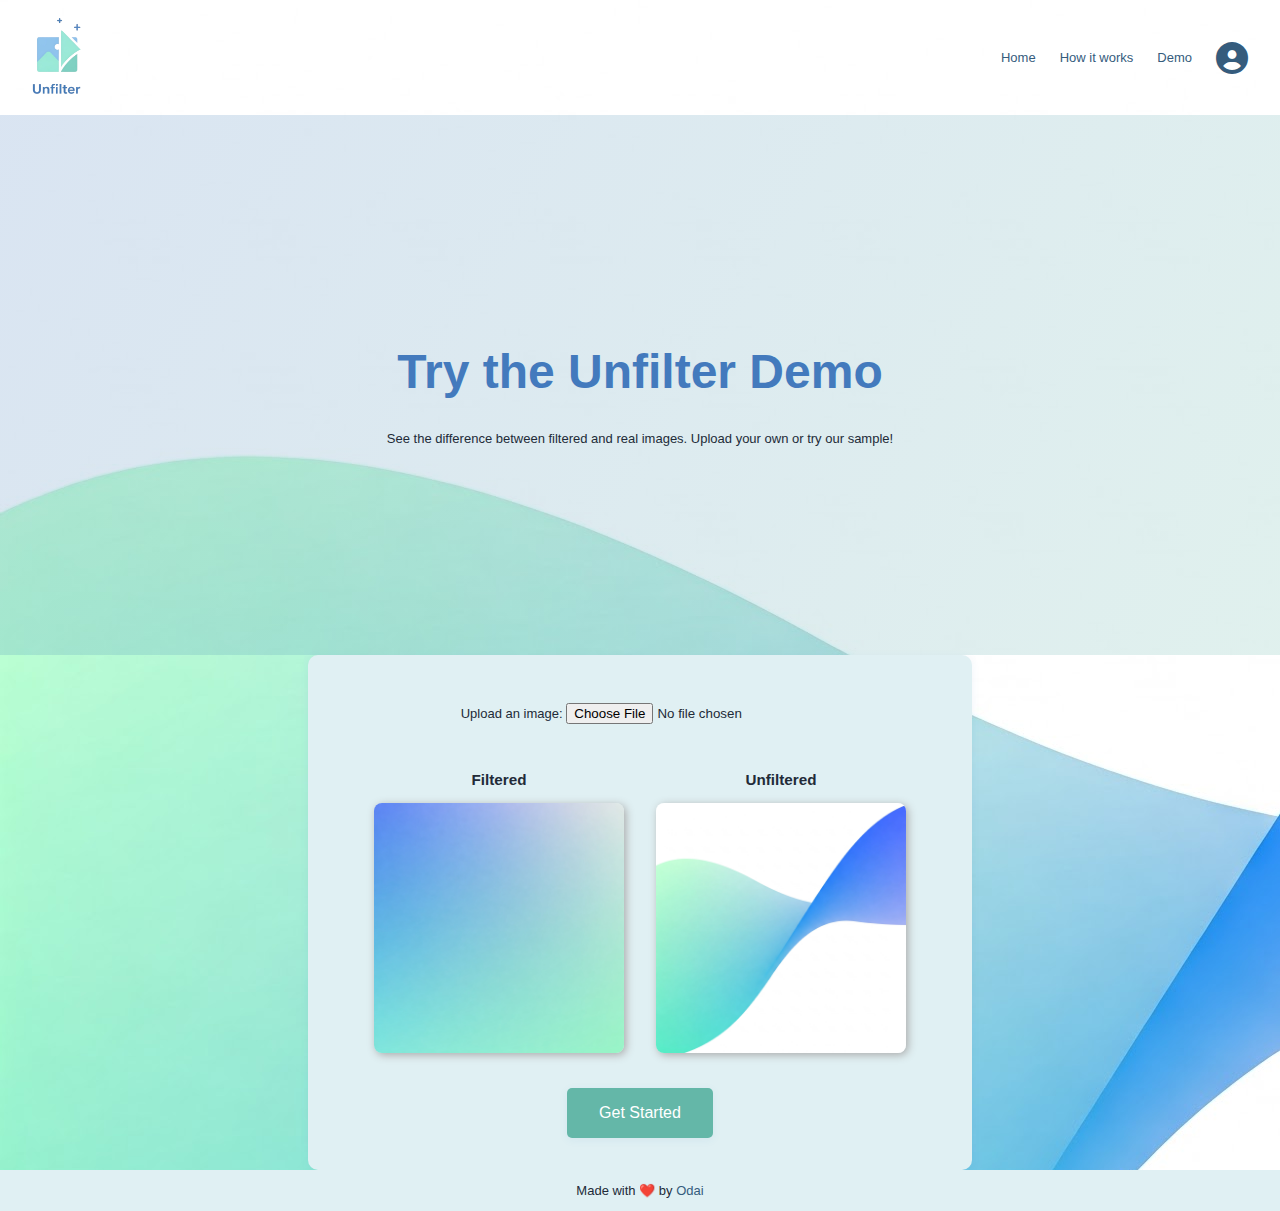
<file: projects/Unfilter/demo.html>
<!DOCTYPE html>
<html lang="en">
<head>
    <meta charset="UTF-8">
    <meta name="viewport" content="width=device-width, initial-scale=1.0">
    <link rel="stylesheet" href="styles.css">
    <link rel="stylesheet" href="fontawesome/css/all.min.css">
    <title>Unfilter Demo</title>
</head>
<body>
    <!-- ...existing code (navbar/header, same as index.html)... -->
    <header>
        <nav class="navbar">
            <div class="logo">
                <a href="index.html" class="active">
                    <img src="logo.png" alt="logo" height="80" width="50">
                </a>
            </div>
            <ul class="nav-links">
                <li class="nav-link"><a href="index.html">Home</a></li>
                <li><a href="how-it-works.html">How it works</a></li>
                <li><a href="demo.html">Demo</a></li>
           
                <li><a href="login&signup.html"><i class="fa-solid fa-circle-user" style="font-size: 2rem;"></i></a></li>
            </ul>
            <div class="hamburger">&#9776;</div>
        </nav>
    </header>
    <main>
        <section class="hero" style="height: 60vh; min-height: 400px;">
            <div class="hero-content">
                <h1>Try the Unfilter Demo</h1>
                <p>See the difference between filtered and real images. Upload your own or try our sample!</p>
            </div>
        </section>
        <section class="demo-section" style="display: flex; flex-direction: column; align-items: center; justify-content: center;">
            <div class="demo-container" style="background: var(--card-bg); border-radius: 10px; box-shadow: 0 2px 8px var(--shadow-color); padding: 2rem; max-width: 600px; width: 100%;">
                <label for="image-upload" style="font-weight: 500;">Upload an image:</label>
                <input type="file" id="image-upload" accept="image/*" style="margin: 1rem 0;">
                <div id="demo-images" style="display: flex; gap: 2rem; justify-content: center; align-items: center; margin-top: 1rem;">
                    <div>
                        <h3>Filtered</h3>
                        <img id="filtered-img" src="Gemini_Generated_Image_9d78ss9d78ss9d78.jpg" alt="Filtered" style="max-width: 250px; border-radius: 8px; box-shadow: 2px 2px 8px #aaa;">
                    </div>
                    <div>
                        <h3>Unfiltered</h3>
                        <img id="unfiltered-img" src="Gemini_Generated_Image_noawrbnoawrbnoaw.jpg" alt="Unfiltered" style="max-width: 250px; border-radius: 8px; box-shadow: 2px 2px 8px #aaa;">
                    </div>
                </div>
                <button class="btn" style="margin-top: 2rem;" onclick="window.location.href='login&signup.html'">Get Started</button>
            </div>
        </section>
    </main>
    <footer class="footer" id="main-footer">
        <div class="footer-content">
            <p>Made with ❤️ by <a href="#">Odai</a></p>
        </div>
    </footer>
    <script src="javascript.js"></script>
    <script>
    // Demo image upload logic
    const imageUpload = document.getElementById('image-upload');
    const filteredImg = document.getElementById('filtered-img');
    const unfilteredImg = document.getElementById('unfiltered-img');
    imageUpload?.addEventListener('change', (e) => {
        const file = e.target.files[0];
        if (file) {
            const reader = new FileReader();
            reader.onload = function(ev) {
                filteredImg.src = ev.target.result;
                unfilteredImg.src = ev.target.result;
                //  apply a CSS filter to the 'filtered' image for effect
                filteredImg.style.filter = 'contrast(1.2) saturate(1.5) blur(1px)';
                unfilteredImg.style.filter = 'none';
            };
            reader.readAsDataURL(file);
        }
    });
    </script>
</body>
</html>
</file>
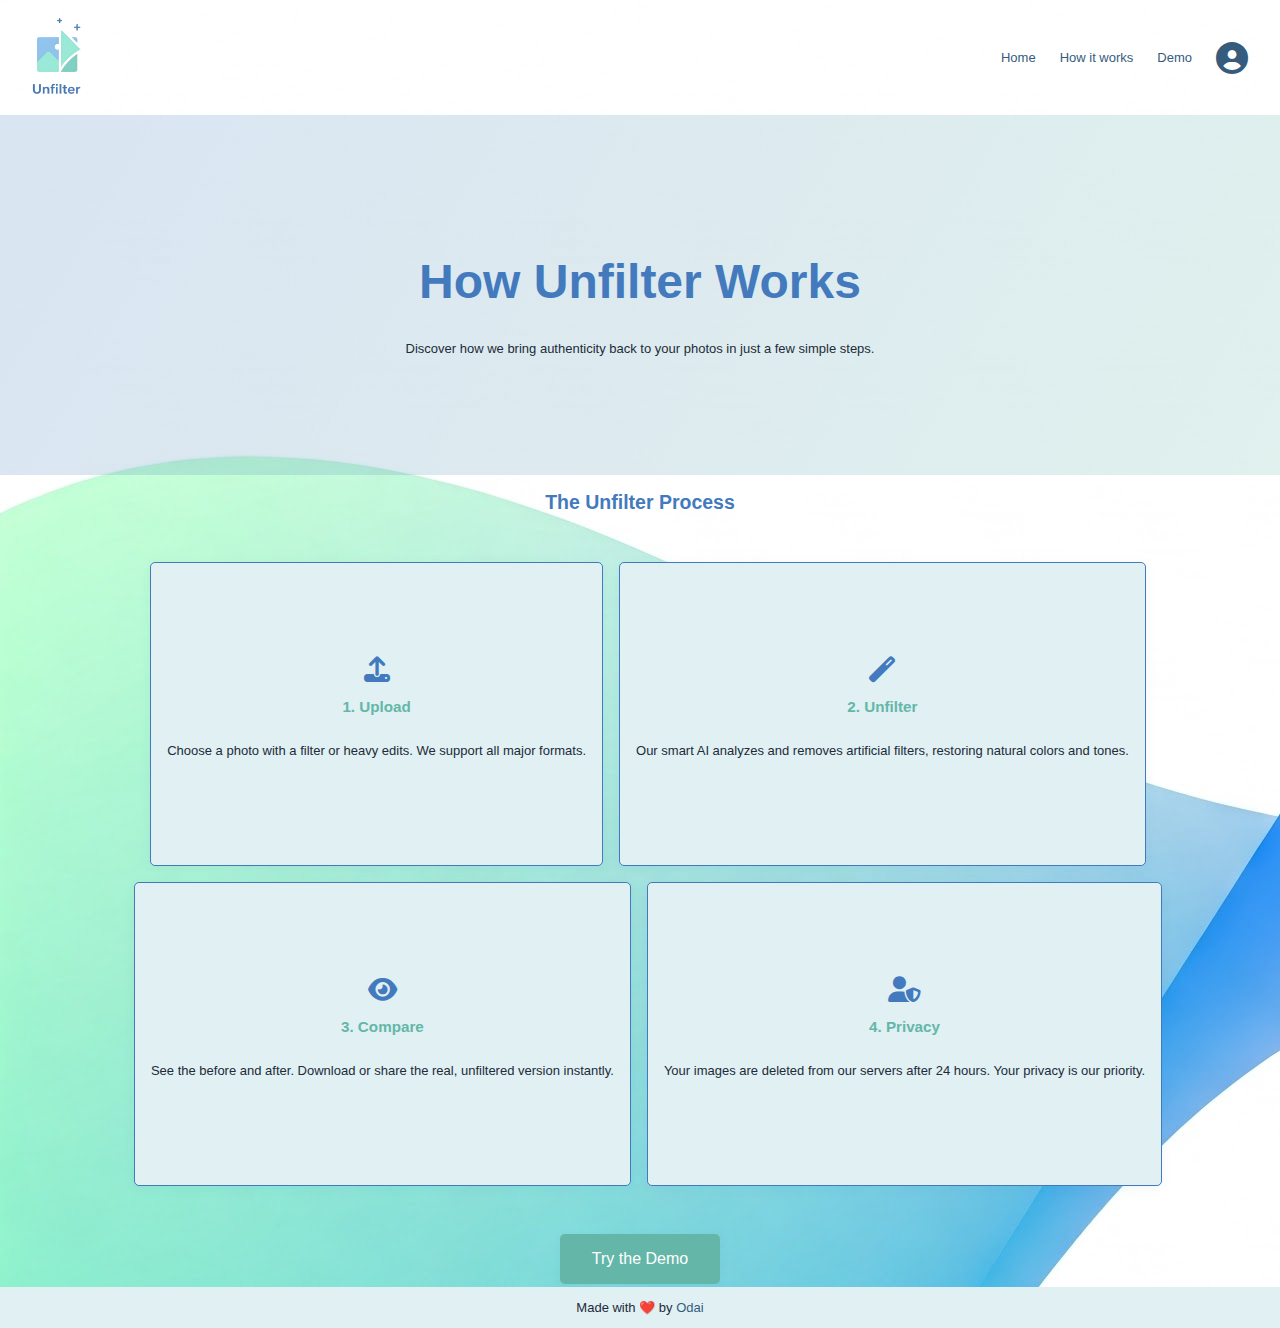
<file: projects/Unfilter/how-it-works.html>
<!DOCTYPE html>
<html lang="en">

<head>
    <meta charset="UTF-8">
    <meta name="viewport" content="width=device-width, initial-scale=1.0">
    <link rel="stylesheet" href="styles.css">
    <link rel="stylesheet" href="fontawesome/css/all.min.css">
    <title>How It Works | Unfilter</title>
</head>

<body>
    <header>
        <nav class="navbar">
            <div class="logo">
                <a href="index.html" class="active">
                    <img src="logo.png" alt="logo" height="80" width="50">
                </a>
            </div>
            <ul class="nav-links">
                <li class="nav-link"><a href="index.html">Home</a></li>
                <li><a href="how-it-works.html">How it works</a></li>
                <li><a href="demo.html">Demo</a></li>

                <li><a href="login&signup.html"><i class="fa-solid fa-circle-user" style="font-size: 2rem;"></i></a>
                </li>
            </ul>
            <div class="hamburger">&#9776;</div>
        </nav>
    </header>
    <main>
        <section class="hero" style="height: 40vh; min-height: 200px;">
            <div class="hero-content">
                <h1>How Unfilter Works</h1>
                <p>Discover how we bring authenticity back to your photos in just a few simple steps.</p>
            </div>
        </section>
        <section class="features" style="height: auto; min-height: 40vh;">
            <div class="features-content">
                <h2>The Unfilter Process</h2>
                <div class="features-list" style="flex-wrap: wrap; justify-content: center;">
                    <div class="card">
                        <i class="fa-solid fa-upload fa-2x" style="color: var(--primary-color);"></i>
                        <h3>1. Upload</h3>
                        <p>Choose a photo with a filter or heavy edits. We support all major formats.</p>
                    </div>
                    <div class="card">
                        <i class="fa-solid fa-magic fa-2x" style="color: var(--primary-color);"></i>
                        <h3>2. Unfilter</h3>
                        <p>Our smart AI analyzes and removes artificial filters, restoring natural colors and tones.</p>
                    </div>
                    <div class="card">
                        <i class="fa-solid fa-eye fa-2x" style="color: var(--primary-color);"></i>
                        <h3>3. Compare</h3>
                        <p>See the before and after. Download or share the real, unfiltered version instantly.</p>
                    </div>
                    <div class="card">
                        <i class="fa-solid fa-user-shield fa-2x" style="color: var(--primary-color);"></i>
                        <h3>4. Privacy</h3>
                        <p>Your images are deleted from our servers after 24 hours. Your privacy is our priority.</p>
                    </div>
                </div>
                <div style="margin-top: 2rem;">
                    <a href="demo.html" class="btn">Try the Demo</a>
                </div>
            </div>
        </section>
    </main>
    <footer class="footer" id="main-footer">
        <div class="footer-content">
            <p>Made with ❤️ by <a href="#">Odai</a></p>
        </div>
    </footer>
    <script src="javascript.js"></script>
</body>

</html>
</file>
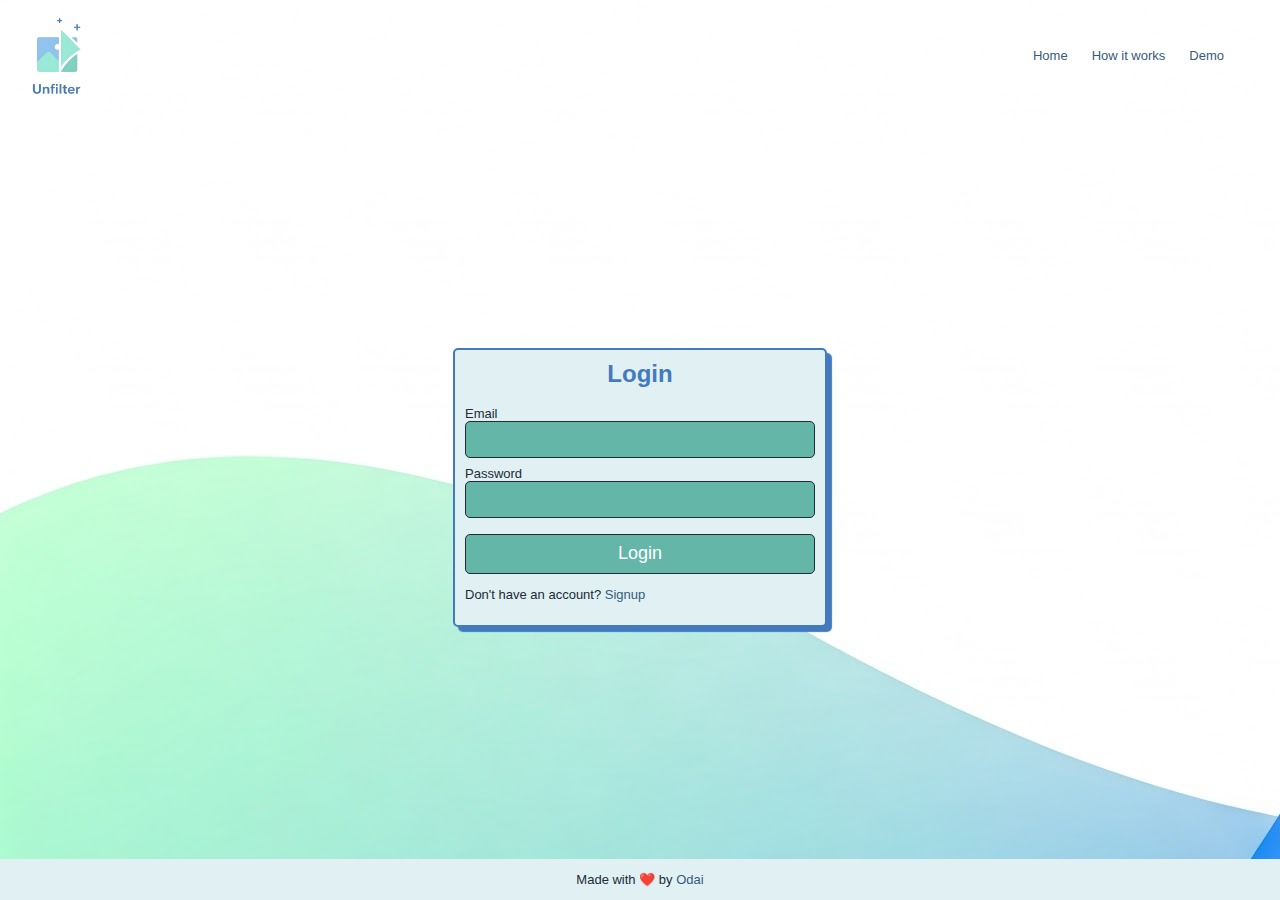
<file: projects/Unfilter/login&signup.html>
<!DOCTYPE html>
<html lang="en">

<head>
    <meta charset="UTF-8">
    <meta name="viewport" content="width=device-width, initial-scale=1.0">
    <link rel="stylesheet" href="styles.css">
    <title>Unfilter</title>
</head>

<body>
    <header>
        <nav class="navbar">

            <div class="logo">
                <a href="index.html" class="active">
                    <img src="logo.png" alt="logo" height="80" width="50">
                </a>
            </div>
            <ul class="nav-links">
                <li class="nav-link">
                    <a href="index.html">Home</a>
                </li>
                <li>
                    <a href="how-it-works.html">How it works</a>
                </li>
                <li>
                    <a href="demo.html">Demo</a>
                </li>

                <li>
                    <a href="login&signup.html"><i class="fa-solid fa-circle-user" style="font-size: 2rem;"></i></a>
                </li>
            </ul>
            <div class="hamburger">&#9776;</div>
        </nav>
    </header>

    <div class="forms-container">

        <form class="signup-form form" name="myForm" onsubmit="return validateForm()" action="">
            <legend><b>Sign Up</b></legend>
            <div class="input-container">
                <div class="input-control">

                    <label for="name">Name</label>
                    <input type="text" id="name" name="name">
                    <div class="feedback"></div>
                </div>
                <div class="input-control">
                    <label for="user-name">User Name</label>
                    <input type="text" id="user-name" name="user-name">
                    <div class="feedback"></div>
                </div>

                <div class="input-control">
                    <label for="email">Email</label>
                    <input type="text" id="email" name="email">
                    <div class="feedback"></div>
                </div>

                <div class="input-control">
                    <label for="password">Password</label>
                    <input type="password" id="password" name="password">
                    <div class="feedback"></div>
                </div>

                <div class="input-control">
                    <label for="confirm-password">Confirm Password</label>
                    <input type="password" id="confirm-password" name="confirm-password">
                    <div class="feedback"></div>
                </div>

            </div>
            <p>What platforms do you use filters on?</p>
            <div class="checkbox-section">
                <input type="checkbox" id="select-all" name="select-all">
                <label for="select-all">Select All </label>
                <input type="checkbox" class="platform" id="instagram" name="instagram">
                <label for="instagram">Instagram</label>
                <input type="checkbox" class="platform" id="Snapchat" name="Snapchat">
                <label for="Snapchat">Snapchat</label>
                <input type="checkbox" class="platform" id="TikTok" name="TikTok">
                <label for="Tiktok">Tiktok</label>
                <input type="checkbox" class="platform" id="VSCO" name="VSCO">
                <label for="VSCO">VSCO</label>
                <input type="checkbox" class="platform" id="Other" name="Other">
                <label for="Other">Other</label>
            </div>
            <button type="submit" class="button" id="signup-btn">Sign Up</button>
            <p>Already have an account? <a href="#" id="login-link">Login</a></p>
        </form>

        <form class="login-form form" name="myForm" onsubmit="return validateLoginForm()" action="">
            <legend><b>Login</b></legend>
            <div class="input-container">

                <div class="input-control">
                    <label for="email">Email</label>
                    <input type="text" id="login-email" name="email">
                    <div class="feedback"></div>
                </div>

                <div class="input-control">
                    <label for="password">Password</label>
                    <input type="password" id="login-password" name="password">
                    <div class="feedback"></div>
                </div>
            </div>

            <button type="submit" class="button" id="login-btn">Login</button>
            <p>Don't have an account? <a href="#" id="signup-link">Signup</a></p>
        </form>
    </div>




    <footer class="footer login-page">
        <div class="footer-content">
            <p>Made with ❤️ by <a href="#">Odai</a></p>
        </div>
    </footer>

    <script src="javascript.js"></script>

</body>

</html>
</file>
<file: style.css>
/* CSS Color Variables */
:root {
    --color-bg-dark: #111827;
    /* Main background */
    --color-bg-medium: #1F2937;
    /* Card/section background */
    --color-bg-light: #374151;
    /* Accents, borders */
    --color-text-primary: #F3F4F6;
    /* Main text */
    --color-text-secondary: #9CA3AF;
    /* Subdued text */
    --color-accent: #6366F1;
    /* Indigo accent */
    --color-accent-hover: #4F46E5;
    /* Darker indigo for hover */
    --color-white: #FFFFFF;
    --color-black: #000000;
    --color-border: #374151;
    --color-success: #10B981;
    /* Green for success messages */
    --color-error: #EF4444;
    /* Red for error messages */
    --shadow-color: rgba(0, 0, 0, 0.2);
    --shadow-color-hover: rgba(0, 0, 0, 0.3);

    --font-primary: 'Inter', sans-serif;

    --border-radius-sm: 0.375rem;
    /* 6px */
    --border-radius-md: 0.5rem;
    /* 8px */
    --border-radius-lg: 0.75rem;
    /* 12px */
    --border-radius-xl: 1rem;
    /* 16px */
    --border-radius-full: 9999px;
}

/* Global Resets and Base Styles */
*,
*::before,
*::after {
    box-sizing: border-box;
    margin: 0;
    padding: 0;
}

html {
    scroll-behavior: smooth;
    font-size: 16px;
}

body {
    font-family: var(--font-primary);
    background-color: var(--color-bg-dark);
    color: var(--color-text-primary);
    line-height: 1.6;
    overflow-x: hidden;
}

body.menu-open {
    /* Prevent body scroll when mobile menu is open */
    overflow-y: hidden;
}

/* Container */
.container {
    width: 90%;
    max-width: 1100px;
    margin-left: auto;
    margin-right: auto;
    padding-left: 1rem;
    padding-right: 1rem;
}

/* Headings */
h1,
h2,
h3,
h4,
h5,
h6 {
    color: var(--color-white);
    margin-bottom: 0.75rem;
    line-height: 1.2;
}

h1 {
    font-size: 2.5rem;
    font-weight: 700;
}

h2 {
    font-size: 2rem;
    font-weight: 700;
}

h3 {
    font-size: 1.5rem;
    font-weight: 600;
}

.section-title {
    text-align: center;
    margin-bottom: 3rem;
    font-size: 2.25rem;
    font-weight: 700;
}

/* Links */
a {
    color: var(--color-accent);
    text-decoration: none;
    transition: color 0.3s ease;
}

a:hover {
    color: var(--color-accent-hover);
}

/* Buttons */
.btn {
    display: inline-block;
    padding: 0.75rem 1.5rem;
    border-radius: var(--border-radius-md);
    font-weight: 600;
    text-align: center;
    transition: background-color 0.3s ease, color 0.3s ease, transform 0.2s ease;
    border: none;
    cursor: pointer;
}

.btn-primary {
    background-color: var(--color-accent);
    color: var(--color-white);
}

.btn-primary:hover {
    background-color: var(--color-accent-hover);
    transform: translateY(-2px);
}

.btn-secondary {
    background-color: var(--color-bg-light);
    color: var(--color-text-primary);
}

.btn-secondary:hover {
    background-color: #4B5563;
    transform: translateY(-2px);
    color: var(--color-text-primary);
}

/* Cards */
.card {
    background-color: var(--color-bg-medium);
    padding: 1.5rem;
    border-radius: var(--border-radius-xl);
    box-shadow: 0 4px 15px var(--shadow-color);
    transition: box-shadow 0.3s ease, transform 0.3s ease;
}

.card:hover {
    box-shadow: 0 8px 25px var(--shadow-color-hover);
    transform: translateY(-5px);
}

/* Images */
img {
    max-width: 100%;
    height: auto;
    display: block;
    border-radius: var(--border-radius-md);

}

.project-card img {
    width: fit-content !important;
    margin: auto;
}

/* Forms */
input[type="text"],
input[type="email"],
textarea {
    width: 100%;
    padding: 0.75rem;
    background-color: var(--color-bg-light);
    border: 1px solid var(--color-border);
    border-radius: var(--border-radius-md);
    color: var(--color-text-primary);
    font-family: var(--font-primary);
    margin-bottom: 1rem;
    transition: border-color 0.3s ease, box-shadow 0.3s ease;
}

input[type="text"]:focus,
input[type="email"]:focus,
textarea:focus {
    outline: none;
    border-color: var(--color-accent);
    box-shadow: 0 0 0 2px var(--color-accent-hover);
}

label {
    display: block;
    margin-bottom: 0.25rem;
    font-weight: 500;
    color: var(--color-text-secondary);
}

textarea {
    resize: vertical;
    min-height: 100px;
}

.form-message {
    margin-top: 1rem;
    padding: 0.75rem;
    border-radius: var(--border-radius-md);
    text-align: center;
    font-weight: 500;
}

.form-message.success {
    background-color: var(--color-success);
    color: var(--color-white);
}

.form-message.error {
    background-color: var(--color-error);
    color: var(--color-white);
}


/* Header & Navigation */
.site-header {
    background-color: rgba(17, 24, 39, 0.8);
    backdrop-filter: blur(10px);
    position: fixed;
    top: 0;
    left: 0;
    right: 0;
    z-index: 1000;
    box-shadow: 0 2px 10px var(--shadow-color);
}

.site-header .container {
    display: flex;
    justify-content: space-between;
    align-items: center;
    padding-top: 1rem;
    padding-bottom: 1rem;
}

.logo {
    font-size: 1.75rem;
    font-weight: 700;
    color: var(--color-white);
}

.main-nav ul {
    list-style: none;
    display: flex;
}

.main-nav li {
    margin-left: 1.5rem;
}

.main-nav a {
    color: var(--color-text-secondary);
    font-weight: 500;
    padding: 0.5rem 0;
    /* Add some padding for better active state visibility */
    border-bottom: 2px solid transparent;
    /* For active state underline */
}

.main-nav a:hover,
.main-nav a.active {
    /* Style for active link */
    color: var(--color-accent);
    border-bottom-color: var(--color-accent);
}

/* Mobile Menu Styles */
.mobile-menu-button {
    display: none;
    background: none;
    border: none;
    color: var(--color-text-primary);
    font-size: 1.75rem;
    cursor: pointer;
    z-index: 1100;
    /* Ensure it's above the nav */
}

.main-nav {
    transition: transform 0.3s ease-in-out;
    /* Smooth transition for mobile menu */
}


/* Hero Section */
#home {
    min-height: 100vh;
    display: flex;
    align-items: center;
    justify-content: center;
    padding-top: 5rem;
    /* Account for fixed header */
    text-align: center;
    background: linear-gradient(to bottom right, #111827, #1f2937, #3c366b);
}

.hero-content img {
    width: 15rem;
    height: 15rem;
    border-radius: var(--border-radius-full);
    margin: 0 auto 2rem auto;
    border: 4px solid var(--color-accent);
    object-fit: cover;
    box-shadow: 0 0 20px rgba(79, 70, 229, 0.5);
}

.hero-content h1 {
    font-size: 3rem;
    margin-bottom: 1rem;
}

.hero-content .subtitle {
    font-size: 1.25rem;
    color: var(--color-accent);
    opacity: 0.9;
    margin-bottom: 2rem;
    max-width: 600px;
    margin-left: auto;
    margin-right: auto;
}

.hero-content a:hover {
    color: var(--color-text-primary);
}

/* About Section */
#about {
    padding: 5rem 0;
}

.about-content {
    max-width: 800px;
    margin: 0 auto;
    text-align: center;
}

.about-flex {
    display: flex;
    flex-direction: column;
    align-items: center;
    gap: 2rem;
}

.about-flex img {
    width: 100%;
    max-width: 300px;
    border-radius: var(--border-radius-xl);
    box-shadow: 0 4px 15px var(--shadow-color);
}

.about-text p {
    margin-bottom: 1rem;
    font-size: 1.1rem;
    line-height: 1.7;
    color: var(--color-text-secondary);
}

.about-text p:last-child {
    margin-bottom: 0;
}

/* Skills Section */
#skills {
    padding: 5rem 0;
    background-color: var(--color-bg-medium);
}

.skills-grid {
    display: grid;
    grid-template-columns: repeat(auto-fit, minmax(120px, 1fr));
    gap: 1.5rem;
    max-width: 900px;
    margin: 0 auto;
}

/* Adjusted gap for more items */
.skill-item {
    background-color: var(--color-bg-light);
    padding: 1rem;
    border-radius: var(--border-radius-xl);
    text-align: center;
    box-shadow: 0 2px 8px var(--shadow-color);
    transition: transform 0.3s ease, box-shadow 0.3s ease;
    display: flex;
    flex-direction: column;
    align-items: center;
    justify-content: center;
}

.skill-item:hover {
    transform: translateY(-5px);
    box-shadow: 0 6px 12px var(--shadow-color-hover);
}

.skill-item i {
    font-size: 2.5rem;
    margin-bottom: 0.5rem;
}

/* Slightly smaller icon and margin */
.skill-item span {
    font-size: 0.9rem;
    font-weight: 500;
    color: var(--color-white);
}

/* Slightly smaller text */
/* Specific skill icon colors */

.fa-html5 {
    color: #E44D26;
}

.fa-css3-alt {
    color: #1572B6;
}

.fa-js-square {
    color: #F0DB4F;
}

.fa-python {
    color: #4B8BBE;
}

/* For Flask, Django, Bootstrap, C, C++, C#, Java, DSA - using generic or related icons */
.fa-flask {
    color: #000000;
}

/* Flask doesn't have a direct FA icon, using black as placeholder */
.fa-bootstrap {
    color: #7952B3;
}

.fa-git-alt {
    color: #F1502F;
}

.fa-github {
    color: #181717;
}

.fa-c {
    font-family: 'Courier New', Courier, monospace;
    font-weight: bold;
    font-size: 2.5rem;
    color: #A8B9CC;
}

/* Custom display for C */
.fa-cpp {
    font-family: 'Courier New', Courier, monospace;
    font-weight: bold;
    font-size: 2.5rem;
    color: #00599C;
}

/* Custom display for C++ */
.fa-csharp {
    font-family: 'Courier New', Courier, monospace;
    font-weight: bold;
    font-size: 2.5rem;
    color: #68217A;
}

/* Custom display for C# */
.fa-java {
    color: #f89820;
}

/* Oracle Java Orange */
.fa-brain {
    color: #87CEEB;
}

/* Generic for DSA (Data Structures & Algorithms) */
.fa-code {
    color: #A465EF;
}

/* Generic code icon if specific one isn't available or suitable */

*/

/* Projects Section */
#projects {
    padding: 5rem 0;
}

.projects-grid {
    display: grid;
    grid-template-columns: 1fr;
    gap: 2.5rem;
    margin-bottom: 3rem;
}

.project-card img {
    border-top-left-radius: var(--border-radius-lg);
    border-top-right-radius: var(--border-radius-lg);
    margin-bottom: 1rem;
    width: 100%;
    height: 200px;
    object-fit: cover;
}
.project-card h3 {
    margin-bottom: 0.5rem;
}
#projectsTitle {
    margin-top: 3rem;
}
.project-card p {
    color: var(--color-text-secondary);
    margin-bottom: 1rem;
    font-size: 0.9rem;
    min-height: 50px;
}

.project-links {
    display: flex;
    justify-content: space-between;
    align-items: center;
}

.project-links .fab.fa-github {
    font-size: 1.5rem;
    color: var(--color-text-secondary);
}

.project-links .fab.fa-github:hover {
    color: var(--color-accent);
}

/* Contact Section */
#contact {
    padding: 5rem 0;
    background-color: var(--color-bg-medium);
}

.contact-form-container {
    max-width: 700px;
    margin: 0 auto;
}

.contact-form-container .card {
    padding: 2rem;
}

.contact-form button[type="submit"] {
    width: 100%;
}

.social-links {
    margin-top: 2.5rem;
    text-align: center;
}

.social-links p {
    color: var(--color-text-secondary);
    margin-bottom: 1rem;
}

.social-icons a {
    color: var(--color-text-secondary);
    font-size: 2rem;
    margin: 0 0.75rem;
    transition: color 0.3s ease;
}

.social-icons a:hover {
    color: var(--color-accent);
}

/* Footer */
.site-footer {
    padding: 2rem 0;
    background-color: var(--color-bg-dark);
    text-align: center;
    color: var(--color-text-secondary);
    font-size: 0.9rem;
}

.site-footer .fa-heart {
    color: #e74c3c;
}

@media (max-width: 768px) {
    h1 {
        font-size: 2.25rem;
    }

    .hero-content h1 {
        font-size: 2.5rem;
    }

    .hero-content .subtitle {
        font-size: 1.1rem;
    }

    .main-nav {
        position: absolute;
        top: 0;
        left: 0;
        right: 0;
        bottom: 0;
        padding-top: 5rem;
        transform: translateX(100%);
        /* Start off-screen */
        z-index: 1050;
        /* Below hamburger, above content */
    }

    .main-nav.menu-open {
        /* Class added by JS */
        transform: translateX(0%);
    }

    .main-nav ul {
        flex-direction: column;
        width: 100%;
        align-items: center;

    }

    .main-nav li {
        margin-left: 0;
        width: 100%;
        text-align: center;
        background-color: var(--color-bg-medium);
    }

    .main-nav a {
        display: block;
        padding: 1rem;
        border-bottom: 1px solid var(--color-bg-light);
        width: 100%;
    }

    .main-nav li:last-child a {
        border-bottom: none;
    }

    .mobile-menu-button {
        display: block;
    }

    .about-flex {
        flex-direction: column;
        text-align: center;
    }

    .about-flex img {
        margin-bottom: 1.5rem;
    }

    .about-text {
        text-align: left;
    }
}

@media (min-width: 769px) {
    .about-flex {
        flex-direction: row;
        text-align: left;
        align-items: flex-start;
    }

    .about-flex img {
        flex: 0 0 300px;
        margin-right: 2rem;
    }

    .about-text {
        flex: 1;
    }

    .projects-grid {
        grid-template-columns: repeat(2, 1fr);
    }
}

@media (min-width: 1024px) {
    .projects-grid {
        grid-template-columns: repeat(3, 1fr);
    }
}

/* .sr-only { position: absolute; width: 1px; height: 1px; padding: 0; margin: -1px; overflow: hidden; clip: rect(0, 0, 0, 0); white-space: nowrap; border-width: 0; } */
</file>
<file: projects/Exchange/styles.css>
:root {
    /* تعريف المتغيرات الأساسية للألوان والخلفيات لتسهيل إعادة استخدامها */
    --primary-color: #0143b5;
    --secondary-color: #64748b;
    --accent-color: #f43f5e;
    --background-gradient: linear-gradient(135deg, #f8fafc, #e2e8f0);
    --text-color: #1e293b;
    --light-gray: #e2e8f0;
    --dark-gray: #334155;
    --hover-gray: #94a3b8;
    --error-color: #dc2626;
    --success-color: #16a34a;
    --footer-gradient: linear-gradient(135deg, #1e293b, #0f172a);
    --hover-accent-color: #dc2626;
    --button-hover-gradient: linear-gradient(135deg, #0143b5, #4338ca);
    --table-row-hover: #f1f5f9;
    --table-row-alt: #e2e8f0;
    --dark-background: #1e293b;
    --dark-card-background: #334155;
    --dark-text-color: #f8fafc;
    --dark-header-background: #334155;
    --dark-footer-background: #0f172a;
    --dark-table-header: #64748b;
    --dark-table-row-hover: #475569;
}

html {
    /* تحديد سلوك التمرير السلس عند التنقل بين الروابط */
    scroll-behavior: smooth;
}

body {
    /* إعدادات الخطوط والألوان والخلفية للجسم */
    font-family: 'Inter', 'Tajawal', sans-serif;
    font-size: 16px;
    line-height: 1.6;
    color: var(--text-color);
    background: var(--background-gradient);
    margin: 0;
    padding: 0;
}

body.dark-mode {
    /* إعدادات الوضع الداكن لتغيير الألوان والخلفيات */
    background: #121212;
    color: #e0e0e0;
}

body.dark-mode header {
    /* تخصيص ألوان الرأس في الوضع الداكن */
    background-color: var(--dark-header-background);
    color: var(--dark-text-color);
}

body.dark-mode header .logo {
    filter: brightness(0.8);
}

body.dark-mode .card {
    background: #1e1e1e;
    color: #e0e0e0;
    border: 1px solid #333333;
}

body.dark-mode .table th {
    /* تخصيص ألوان رؤوس الجداول في الوضع الداكن */
    background: #2a2a2a;
    color: #ffffff;
}

body.dark-mode .table td {
    color: #e0e0e0;
}

body.dark-mode .table tr:hover {
    /* تغيير لون الصف عند التمرير فوقه في الوضع الداكن */
    background: #333333;
}

body.dark-mode footer {
    background: #1a1a1a;
    color: #e0e0e0;
}

body.dark-mode a {
    color: #bb86fc;
    text-decoration: none;
}

body.dark-mode a:hover {
    color: #ff79c6;
    text-shadow: 0 2px 4px rgba(255, 121, 198, 0.5);
}

body.dark-mode button {
    background: var(--accent-color);
    color: #e0e0e0;
    border: 1px solid #444444;
}

body.dark-mode #dark-mode-toggle {
    background: #444444;
}

body.dark-mode button:hover {
    background: #444444;
    color: #ffffff;
}

body.dark-mode nav.menu {
    background-color: var(--dark-header-background);
}

body.dark-mode .menu-toggle {
    color: var(--dark-text-color);
}

body.dark-mode #home {
    background: var(--dark-background);
    color: var(--dark-text-color);
}

body.dark-mode #home h2 {
    color: var(--primary-color);
    text-shadow: none;
}

body.dark-mode #home p {
    color: var(--dark-text-color);
}

body.dark-mode #home a {
    background: linear-gradient(to right, var(--primary-color), var(--secondary-color));
    color: var(--dark-text-color);
}

body.dark-mode #home a:hover {
    background: linear-gradient(to right, var(--hover-accent-color), var(--primary-color));
}

body.dark-mode #hero {
    background: var(--dark-background);
    color: var(--dark-text-color);
}

body.dark-mode #hero h2 {
    color: var(--primary-color);
    text-shadow: none;
}

body.dark-mode #hero p {
    color: var(--dark-text-color);
}

body.dark-mode #hero a {
    background: linear-gradient(to right, var(--primary-color), var(--secondary-color));
    color: var(--dark-text-color);
}

body.dark-mode #hero a:hover {
    background: linear-gradient(to right, var(--hover-accent-color), var(--primary-color));
}

body.dark-mode section {
    background: var(--dark-card-background);
    color: var(--dark-text-color);
    box-shadow: 0 4px 6px rgba(0, 0, 0, 0.3);
}

body.dark-mode section h2,
body.dark-mode section h3 {
    color: var(--primary-color);
}

body.dark-mode section p {
    color: var(--dark-text-color);
}

body.dark-mode .feature-item {
    background: var(--dark-card-background);
    color: var(--dark-text-color);
    box-shadow: 0 4px 6px rgba(0, 0, 0, 0.3);
}

body.dark-mode .feature-item h4 {
    color: var(--primary-color);
}

body.dark-mode .feature-item p {
    color: var(--dark-text-color);
}

body.dark-mode .table th {
    background: var(--dark-table-header);
    color: var(--dark-text-color);
}

body.dark-mode .table td {
    background: var(--dark-card-background);
    color: var(--dark-text-color);
}

body.dark-mode .table tr:hover {
    background: var(--dark-table-row-hover);
}

body.dark-mode .exchange-rates tr:nth-child(even) {
    background: var(--dark-card-background);
}

body.dark-mode .exchange-rates tr:nth-child(odd) {
    background: var(--dark-gray);
}

body.dark-mode footer {
    background: var(--dark-footer-background);
    color: var(--dark-text-color);
    border-top: 2px solid var(--primary-color);
}

body.dark-mode .currency-emojis span {
    color: var(--primary-color);
    text-shadow: 0 2px 4px rgba(0, 0, 0, 0.5);
}

body.dark-mode #currency-animation {
    background: var(--dark-card-background);
    color: var(--dark-text-color);
    box-shadow: 0 4px 6px rgba(0, 0, 0, 0.3);
    border: 1px solid var(--dark-gray);
}

body.dark-mode #currency-animation h2,
body.dark-mode #currency-animation p {
    color: var (--dark-text-color);
}

body.dark-mode #admin-dashboard {
    background: var(--text-color);
    color: var(--accent-color);
}

body.dark-mode .analytics-item {
    background: var(--text-color);
    color: var (--accent-color);
}

header {
    /* تنسيق الرأس */
    display: flex;
    align-items: center;
    justify-content: space-between;
    padding: 1rem;
    background-color: var(--primary-color);
    color: white;
    text-align: center;
}

header .logo {
    max-height: 80px;
    border-radius: 50%;
}

nav.menu {
    display: flex;
    gap: 1rem;
}

nav.menu a {
    color: white;
    text-decoration: none;
    font-weight: bold;
    transition: color 0.3s;
}

nav.menu a:hover {
    color: var(--hover-accent-color);
    text-shadow: 0 2px 4px rgba(0, 0, 0, 0.3);
    transform: scale(1.1);
    transition: color 0.3s, text-shadow 0.3s, transform 0.3s;
}

.menu-toggle {
    display: none;
    background: none;
    border: none;
    color: white;
    font-size: 1.5rem;
    cursor: pointer;
}

form {
    /* تنسيق النماذج */
    display: flex;
    flex-direction: column;
    gap: 1rem;
    padding: 1rem;
    background: white;
    border-radius: 8px;
    box-shadow: 0 4px 6px rgba(0, 0, 0, 0.1);
}

form input,
form select,
form button {
    padding: 0.75rem;
    border: 1px solid var(--light-gray);
    border-radius: 4px;
    font-size: 1rem;
}

form button {
    background: var(--primary-color);
    color: white;
    border: none;
    cursor: pointer;
    transition: all 0.3s ease;
    font-weight: bold;
    text-transform: uppercase;
    box-shadow: 0 4px 6px rgba(0, 0, 0, 0.1);
    border-radius: 8px;
}

form button:hover {
    background: var(--button-hover-gradient);
    transform: translateY(-2px);
    box-shadow: 0 6px 12px rgba(0, 0, 0, 0.2);
}

form button:active {
    transform: translateY(0);
    box-shadow: 0 4px 6px rgba(0, 0, 0, 0.1);
}

body.dark-mode form {
    background: var(--dark-card-background);
    color: var(--dark-text-color);
    box-shadow: 0 4px 6px rgba(0, 0, 0, 0.3);
}

body.dark-mode form input,
body.dark-mode form select,
body.dark-mode form button {
    background: var(--dark-gray);
    color: var (--dark-text-color);
    border: 1px solid var(--dark-table-header);
}

body.dark-mode form input:focus,
body.dark-mode form select:focus {
    border-color: var(--primary-color);
    box-shadow: 0 0 5px var(--primary-color);
}

body.dark-mode form button:hover {
    background: var(--button-hover-gradient);
    color: var(--dark-text-color);
}

form input:focus,
form select:focus {
    border-color: var(--primary-color);
    outline: none;
    box-shadow: 0 0 5px var(--primary-color);
}

input[type="text"],
input[type="password"],
input[type="number"],
select {
    width: 95%;
    padding: 0.75rem;
    margin: 0.5rem auto;
    border: 2px solid var(--light-gray);
    border-radius: 8px;
    font-size: 1rem;
    color: var(--text-color);
    background: var(--background-gradient);
    box-shadow: inset 0 2px 4px rgba(0, 0, 0, 0.1);
    transition: border-color 0.3s, box-shadow 0.3s;
}

input:focus,
select:focus {
    border-color: var(--primary-color);
    box-shadow: 0 0 8px var(--primary-color);
    outline: none;
}

input:hover,
select:hover {
    border-color: var(--hover-gray);
}

input::placeholder {
    color: var(--hover-gray);
    font-style: italic;
}

input {
    transition: transform 0.2s ease-in-out;
}

input:focus {
    transform: scale(1.02);
}

footer {
    /* تنسيق التذييل */
    background: var(--footer-gradient);
    color: white;
    text-align: center;
    padding: 2rem;
    display: flex;
    flex-direction: column;
    align-items: center;
    gap: 1.5rem;
    box-shadow: 0 -4px 6px rgba(0, 0, 0, 0.1);
    border-top: 2px solid var(--primary-color);
}

footer p {
    margin: 0;
    font-size: 0.9rem;
}

footer .social-icons {
    display: flex;
    gap: 1.5rem;
}

footer .social-icons a {
    color: white;
    font-size: 1.5rem;
    transition: transform 0.3s, color 0.3s;
}

footer .social-icons a:hover {
    color: var(--hover-accent-color);
    transform: scale(1.2);
}

.card {
    background: white;
    border-radius: 8px;
    box-shadow: 0 4px 6px rgba(0, 0, 0, 0.1);
    padding: 1.5rem;
    margin: 1rem 0;
    margin: 20px auto;
}

.card h2,
.card h3 {
    color: var(--text-color);
}

.card:hover {
    transform: translateY(-5px);
    box-shadow: 0 6px 12px rgba(0, 0, 0, 0.2);
    transition: transform 0.3s ease, box-shadow 0.3s ease;
}

section {
    margin: 0;
    padding: 1.5rem;
    background: white;
    border-radius: 8px;
    box-shadow: 0 4px 6px rgba(0, 0, 0, 0.1);
}

section h2,
section h3 {
    margin-bottom: 1rem;
    color: var(--text-color);
}

.table {
    width: 100%;
    border-collapse: collapse;
    margin: 1rem 0;
}

.table th,
.table td {
    padding: 0.75rem;
    text-align: left;
    border-bottom: 1px solid var(--light-gray);
}

.table th {
    background: var(--accent-color);
    color: white;
    text-transform: uppercase;
}

.table td {
    transition: background 0.3s;
}

.table tr:hover {
    background: var(--table-row-hover);
}

.table tr:hover td {
    background: var(--table-row-hover);
}

.table tr:nth-child(even) {
    background: var(--table-row-alt);
}

@keyframes fadeIn {
    from {
        opacity: 0;
    }

    to {
        opacity: 1;
    }
}

.fade-in {
    animation: fadeIn 1s ease-in-out;
}

@keyframes slideIn {
    from {
        transform: translateY(20px);
        opacity: 0;
    }

    to {
        transform: translateY(0);
        opacity: 1;
    }
}

.slide-in {
    animation: slideIn 0.5s ease-in-out;
}

.currency-emojis {
    /* إعداد الرموز التعبيرية للعملات مع حركة عائمة */
    display: flex;
    justify-content: center;
    gap: 1rem;
    animation: float 3s infinite ease-in-out; /* حركة عائمة */
    font-size: 2rem;
    margin: 2rem 0;
}

.currency-emojis span {
    /* إعداد حركة ارتداد للرموز التعبيرية */
    font-size: 2rem;
    animation: bounce 2s infinite ease-in-out;
}

@keyframes float {

    0%,
    100% {
        transform: translateY(0);
    }

    50% {
        transform: translateY(-10px);
    }
}

@keyframes bounce {

    0%,
    100% {
        transform: translateY(0);
    }

    50% {
        transform: translateY(-15px);
    }
}

.text-center {
    text-align: center;
}

.mt-2 {
    margin-top: 0.5rem;
}

.mb-2 {
    margin-bottom: 0.5rem;
}

.w-100 {
    width: 100%;
}

::-webkit-scrollbar {
    width: 8px;
}

::-webkit-scrollbar-thumb {
    background: var(--primary-color);
    border-radius: 4px;
}

::-webkit-scrollbar-thumb:hover {
    background: var(--hover-gray);
}

button:hover,
a:hover {
    transform: scale(1.05);
    box-shadow: 0 4px 8px rgba(0, 0, 0, 0.2);
}

@media (max-width: 1024px) {
    /* إعدادات التصميم للشاشات الصغيرة */
    header {
        flex-direction: column;
        text-align: center;
    }

    nav.menu {
        flex-direction: column;
        gap: 0.5rem;
    }

    .card {
        padding: 1rem;
    }
}

@media (max-width: 768px) {
    /* إعدادات التصميم للأجهزة اللوحية */
    nav.menu {
        display: none; /* إخفاء القائمة الافتراضية */
        flex-direction: column;
        gap: 0.5rem;
        background-color: var(--primary-color);
        position: absolute;
        top: 100%;
        right: 0;
        left: 0;
        padding: 1rem;
        z-index: 1000;
        margin: 0;
    }

    nav.menu.active {
        /* إظهار القائمة عند تفعيلها */
        display: flex;
    }

    form {
        width: 100%;
    }

    .menu-toggle {
        display: block;
    }

    nav.menu {
        display: none;
        flex-direction: column;
        gap: 0.5rem;
        background-color: var(--primary-color);
        position: absolute;
        top: 100%;
        right: 0;
        left: 0;
        padding: 1rem;
        z-index: 1000;
        margin: 0;
    }

    nav.menu.active {
        display: flex;
    }

    header {
        position: relative;
    }
}

@media (max-width: 480px) {
    /* إعدادات التصميم للهواتف المحمولة */
    form {
        padding: 0.5rem;
    }

    .table th,
    .table td {
        font-size: 0.875rem;
    }
}

.icon-button {
    background: none;
    border: none;
    cursor: pointer;
    color: inherit;
    font-size: 1.5rem;
    display: flex;
    align-items: center;
    justify-content: center;
    transition: transform 0.3s;
}

.icon-button:hover {
    transform: scale(1.2);
}

a {
    color: var(--accent-color);
    text-decoration: none;
    font-weight: bold;
    position: relative;
    transition: color 0.3s, text-shadow 0.3s;
}

a::after {
    content: '';
    position: absolute;
    left: 0;
    bottom: -2px;
    width: 100%;
    height: 2px;
    background: var(--accent-color);
    transform: scaleX(0);
    transform-origin: right;
    transition: transform 0.3s ease-in-out;
}

a:hover {
    color: var(--hover-accent-color);
    text-shadow: 0 2px 4px rgba(0, 0, 0, 0.2);
}

a:hover::after {
    transform: scaleX(1);
    transform-origin: left;
}

a:active {
    color: var(--accent-color);
}

#home {
    display: flex;
    flex-direction: column;
    justify-content: center;
    align-items: center;
    text-align: center;
    height: 80vh;
    background: var(--background-gradient);
    padding: 2rem;
}

#home h2 {
    font-size: 2.5rem;
    font-weight: bold;
    margin-bottom: 1rem;
    color: var(--primary-color);
    text-shadow: 0 2px 4px rgba(0, 0, 0, 0.2);
}

#home p {
    font-size: 1.25rem;
    color: var(--text-color);
    margin-bottom: 2rem;
    max-width: 600px;
}

#home a {
    display: inline-block;
    padding: 0.75rem 1.5rem;
    font-size: 1.1rem;
    font-weight: bold;
    color: white;
    background: linear-gradient(to right, var(--primary-color), var(--accent-color));
    border-radius: 30px;
    text-decoration: none;
    box-shadow: 0 4px 6px rgba(0, 0, 0, 0.1);
    transition: background 0.3s ease, transform 0.3s ease, box-shadow 0.3s ease;
}

#home a:hover {
    background: linear-gradient(to right, var(--hover-accent-color), var(--primary-color));
    transform: translateY(-3px) scale(1.1);
    box-shadow: 0 6px 12px rgba(0, 0, 0, 0.2);
}

#admin-dashboard {
    padding: 2rem;
    background: var(--background-gradient);
    border-radius: 12px;
    box-shadow: 0 4px 8px rgba(0, 0, 0, 0.2);
    margin-top: 2rem;
}

#admin-dashboard h2 {
    font-size: 2rem;
    font-weight: bold;
    color: var(--primary-color);
    text-align: center;
    margin-bottom: 1.5rem;
}

.analytics-grid {
    display: grid;
    grid-template-columns: repeat(auto-fit, minmax(200px, 1fr));
    gap: 1.5rem;
    margin-bottom: 2rem;
}

.analytics-item {
    background: white;
    border-radius: 8px;
    padding: 1.5rem;
    text-align: center;
    box-shadow: 0 4px 6px rgba(0, 0, 0, 0.1);
    transition: transform 0.3s, box-shadow 0.3s;
}

.analytics-item:hover {
    transform: translateY(-5px);
    box-shadow: 0 6px 12px rgba(0, 0, 0, 0.2);
}

.analytics-item i {
    font-size: 2rem;
    color: var(--primary-color);
    margin-bottom: 0.5rem;
}

.analytics-item h4 {
    font-size: 1.25rem;
    color: var(--accent-color);
    margin-bottom: 0.5rem;
}

.analytics-item p {
    font-size: 1.5rem;
    font-weight: bold;
    color: var(--accent-color);
}

.card table {
    width: 100%;
    border-collapse: collapse;
    margin-top: 1rem;
}

.card table th,
.card table td {
    padding: 0.75rem;
    text-align: center;
    border: 1px solid var(--light-gray);
}

.card table th {
    background: var(--accent-color);
    color: white;
    text-transform: uppercase;
}

.card table tr:nth-child(even) {
    background: var(--table-row-alt);
}

.card table tr:hover {
    background: var(--table-row-hover);
}

#charts canvas {
    max-width: 100%;
    margin: 0 auto;
    display: block;
}

#top-currencies ul {
    list-style: none;
    padding: 0;
    margin: 0;
}

#top-currencies ul li {
    background: var(--light-gray);
    padding: 0.75rem;
    border-radius: 8px;
    margin-bottom: 0.5rem;
    text-align: center;
    font-weight: bold;
    color: var(--text-color);
    transition: background 0.3s;
}

#top-currencies ul li:hover {
    background: var(--hover-gray);
}

.btn {
    display: inline-block;
    padding: 0.75rem 1.5rem;
    font-size: 1rem;
    font-weight: bold;
    color: white;
    background: linear-gradient(135deg, var(--accent-color), var(--hover-accent-color));
    border: none;
    border-radius: 12px;
    cursor: pointer;
    box-shadow: 0 4px 6px rgba(0, 0, 0, 0.2);
    transition: background 0.3s, transform 0.3s, box-shadow 0.3s;
}

.btn:hover {
    background: linear-gradient(135deg, var(--hover-accent-color), var(--accent-color));
    transform: translateY(-5px) scale(1.05);
    box-shadow: 0 6px 12px rgba(0, 0, 0, 0.3);
}

.btn:active {
    transform: translateY(0);
    box-shadow: 0 4px 6px rgba(0, 0, 0, 0.2);
}

a {
    color: var(--accent-color);
    text-decoration: none;
    font-weight: bold;
    position: relative;
    transition: color 0.3s, text-shadow 0.3s;
}

a::after {
    content: '';
    position: absolute;
    left: 0;
    bottom: -2px;
    width: 100%;
    height: 2px;
    background: var(--accent-color);
    transform: scaleX(0);
    transform-origin: right;
    transition: transform 0.3s ease-in-out;
}

a:hover {
    color: var(--hover-accent-color);
    text-shadow: 0 2px 4px rgba(0, 0, 0, 0.2);
}

a:hover::after {
    transform: scaleX(1);
    transform-origin: left;
}

a:active {
    color: var(--accent-color);
}

.error-message {
    color: var(--error-color);
    font-size: 0.875rem;
    margin-top: 0.25rem;
    display: block;
}

input:focus {
    border-color: var(--primary-color);
    box-shadow: 0 0 5px var(--primary-color);
    outline: none;
}

input:hover {
    border-color: var(--hover-gray);
}

.error-message {
    animation: fadeIn 0.3s ease-in-out;
}

@keyframes fadeIn {
    from {
        opacity: 0;
    }

    to {
        opacity: 1;
    }
}

.full-height {
    height: 100vh;
    display: flex;
    align-items: center;
    justify-content: center;
    text-align: center;
}


.hero .floating-shape {
    /* إعداد الأشكال العائمة داخل قسم البطل */
    position: absolute;
    width: 80px;
    height: 80px;
    background: rgba(255, 255, 255, 0.8);
    border-radius: 50%; /* جعل الشكل دائريًا */
    display: flex;
    align-items: center;
    justify-content: center;
    font-size: 1.5rem;
    font-weight: bold;
    color: #0143b5;
    animation: float 6s ease-in-out infinite; /* حركة عائمة */
    z-index: 0;
}

.hero .floating-shape:nth-child(1) {
    top: 10%;
    left: 20%;
    animation-delay: 0s;
    content: "💵";
}

.hero .floating-shape:nth-child(2) {
    top: 50%;
    left: 70%;
    animation-delay: 2s;
    content: "💶";
}

.hero .floating-shape:nth-child(3) {
    top: 80%;
    left: 30%;
    animation-delay: 4s;
    content: "💷";
}

.hero .floating-shape:nth-child(4) {
    top: 30%;
    left: 50%;
    animation-delay: 1s;
    content: "💴";
}

.hero .floating-shape:nth-child(5) {
    top: 70%;
    left: 10%;
    animation-delay: 3s;
    content: "🪙";
}

.hero .cta-button {
    background: linear-gradient(to right, #0143b5, #f43f5e);
    color: white;
    padding: 1rem 2rem;
    border-radius: 30px;
    font-size: 1.2rem;
    font-weight: bold;
    text-transform: uppercase;
    transition: all 0.3s ease;
    box-shadow: 0 4px 6px rgba(0, 0, 0, 0.2);
}

.hero .cta-button:hover {
    background: linear-gradient(to right, #f43f5e, #0143b5);
    transform: scale(1.1);
    box-shadow: 0 6px 12px rgba(0, 0, 0, 0.3);
}

.hero-content {
    max-width: 600px;
    margin: 0 auto;
}

.hero .cta-button {
    background: white;
    color: #0143b5;
    padding: 1rem 2rem;
    border-radius: 30px;
    font-size: 1.2rem;
    font-weight: bold;
    text-transform: uppercase;
    transition: all 0.3s ease;
}

.hero .cta-button:hover {
    background: #f43f5e;
    color: white;
    transform: scale(1.1);
}

.features {
    background: var(--light-gray);
    text-align: center;
    padding: 2rem;
}

.features .section-title {
    font-size: 2rem;
    color: var(--primary-color);
    margin-bottom: 2rem;
}

.features-grid {
    display: grid;
    grid-template-columns: repeat(auto-fit, minmax(250px, 1fr));
    gap: 2rem;
    justify-items: center;
}

.feature-item {
    background: white;
    border-radius: 12px;
    padding: 1.5rem;
    box-shadow: 0 4px 6px rgba(0, 0, 0, 0.1);
    text-align: center;
    position: relative;
    overflow: hidden;
    transition: transform 0.3s, box-shadow 0.3s;
}

.feature-item:hover {
    transform: translateY(-5px);
    box-shadow: 0 6px 12px rgba(0, 0, 0, 0.2);
}

.feature-item::after {
    content: '';
    position: absolute;
    bottom: 0;
    left: 0;
    width: 100%;
    height: 4px;
    background: var(--accent-color);
    transform: scaleX(0);
    transform-origin: right;
    transition: transform 0.3s ease-in-out;
}

.feature-item:hover::after {
    /* تأثير خط سفلي يظهر عند تمرير الفأرة فوق العنصر */
    transform: scaleX(1); /* توسيع الخط */
    transform-origin: left; /* بدء التوسيع من اليسار */
}

.feature-icon {
    font-size: 3rem;
    color: var(--accent-color);
    margin-bottom: 1rem;
    transition: transform 0.3s ease, color 0.3s ease;
}

.feature-item:hover .feature-icon {
    transform: scale(1.2);
    color: var(--hover-accent-color);
}

.feature-item h4 {
    font-size: 1.5rem;
    color: var(--text-color);
    margin-bottom: 0.5rem;
}

.feature-item p {
    color: var(--secondary-color);
    line-height: 1.6;
}

.exchange-rates {
    background: #e2e8f0;
    color: #1e293b;
}

.exchange-rates h3 {
    margin-bottom: 1rem;
    color: #0143b5;
}

.exchange-rates table {
    width: 80%;
    margin: 0 auto;
    border-collapse: collapse;
}

.exchange-rates th,
.exchange-rates td {
    padding: 1rem;
    border: 1px solid #cbd5e1;
    text-align: center;
}

.exchange-rates th {
    background: #0143b5;
    color: white;
}

.exchange-rates tr:nth-child(even) {
    background: #f1f5f9;
}

#hero {
    background: var(--background-gradient);
    color: var(--text-color);
    padding: 2rem;
    text-align: center;
}

.responsive-menu {
    display: none;
}

.responsive-menu.active {
    display: flex;
    flex-direction: column;
}
</file>
<file: projects/Unfilter/styles.css>
:root {
  --primary-color: rgb(67, 122, 189);
  --secondary-color: rgb(100, 183, 168);
  --background-color: #FFFFFF;

  --text-color: #222B38;                      /* Main text: dark blue-gray */
  --nav-link-color: #355C7D;                  /* Nav links: deep blue */
  --nav-link-hover: #43A6DD;                  /* Nav hover: lighter blue */
  --card-bg: #E0F0F3;                         /* Card background: very light blue */
  --shadow-color: rgba(67, 122, 189, 0.08);   /* Subtle blue shadow */

  --font-main: 'Segoe UI', sans-serif;
}

html, body {
  height: 100%;
  min-height: 100%;
}

body {
  text-align: center;
  font-family: var(--font-main);
  background-color: var(--background-color);
  color: var(--text-color);
  margin: 0;
  padding: 0;
  font-size: small;
  min-height: 100vh;
  display: flex;
  flex-direction: column;
  background-image: url(Gemini_Generated_Image_noawrbnoawrbnoaw.jpg);
}

#bg-video {
  position: absolute;
  top: 0;
  left: 0;
  width: 100%;
  height: 100%;
  object-fit: cover;
  z-index: 0;
  opacity: 0.7;
  pointer-events: none;
}

a {
  text-decoration: none;
  color: var(--nav-link-color);
  display: inline-block;
  font-weight: 500;
  transition: 0.3 all ease-in-out;
}
a:hover {
  border-bottom: 1px solid var(--nav-link-hover) ;
  color: var(--nav-link-hover);
}


.navbar {
  
  display: flex;
  justify-content: space-between;
  align-items: center;
  padding: 1rem 2rem;
  /* background-color: var(--background-color); */
  color: var(--text-color);
  position: relative;
  z-index: 1;
}

.nav-links {
  list-style: none;
  display: flex;
  gap: 1.5rem;;
}

.nav-links a {
  text-decoration: none;
  color: var(--nav-link-color);
  font-weight: 500;
  transition: color 0.3s ease;
  height: 2rem;
  line-height: 2rem;
}

.nav-links a:hover {
  color: var(--nav-link-hover);
}
.hamburger{
  display: none;
  font-size: 2rem;
  cursor: pointer;
  transition: color 0.3s;
}
.hamburger.active {
  color: var(--primary-color);
}


.hero {
  position: relative;
  display: flex;
  flex-direction: column;
  align-items: center;
  justify-content: center;
  height: 100vh;
  text-align: center;
  background: linear-gradient(120deg, rgba(67,122,189,0.2), rgba(100,183,168,0.2));
  overflow: hidden;
}

.hero h1{
  font-size: 3rem;
  color: var(--primary-color);
  /* background-color: var(--card-bg); */
  /* text-shadow: 0px 0px 5px var(--card-bg);
  box-shadow: 0 0 5px var(--card-bg); */
  border: none;
  border-radius: 0px;
}

.hero-content {
  position: relative;
  z-index: 1;
}

.btn {
  background-color: var(--secondary-color);
  color: var(--background-color);
  border: none;
  border-radius: 5px;
  padding: 1rem 2rem;
  font-size: 1rem;
  font-weight: 500;
  cursor: pointer;
  transition: background-color 0.3s ease;
  position: relative;
  overflow: hidden;
  transition: background 0.3s, color 0.3s, box-shadow 0.3s;
  box-shadow: 0 2px 8px var(--shadow-color);
}
.btn:hover {
  background-color: var(--primary-color);
}
.btn::after {
  content: '';
  position: absolute;
  left: 50%;
  top: 50%;
  width: 0;
  height: 0;
  background: rgba(67,122,189,0.15);
  border-radius: 100%;
  transform: translate(-50%, -50%);
  transition: width 0.4s, height 0.4s;
  z-index: 0;
}
.btn:active::after {
  width: 200px;
  height: 200px;
}

.features {
  display: flex;
  height: 100vh;
  align-items: center;
  justify-content: center;
  text-align: center;
  
}
.features h2 {
  color: var(--primary-color);
}
.features-list {
  margin-top: 3rem;
  display: flex;
  flex-wrap: nowrap;
  justify-content: space-between;
  
}
.card{
  display: flex;
  flex-direction: column;
  background-color: var(--card-bg);
  text-align: center;
  align-items: center;
  justify-content: center;
  height: 30vh;
  border: 1px solid black;
  border-radius: 5px;
  padding: 1rem;
  margin-bottom: 1rem;
  margin-left: 1rem;
  box-shadow: 5px 5px 1px var(--primary-color) ;
  border: 1px solid var(--primary-color) ;
  transition: transform 0.3s cubic-bezier(.77,0,.18,1), box-shadow 0.3s;
  box-shadow: 0 2px 12px var(--shadow-color);
}
.card:hover  {
  transform: scale(1.05) ;
  box-shadow: 0 8px 24px var(--primary-color);
  z-index: 2;
}
.card h3 {
  color: var(--secondary-color);
}
.card:hover h3 {
  color: var(--primary-color);
  font-weight: 900;
}


footer  {

  position: relative;
  background-color: var(--card-bg);
  
  width: 100%;
  display: flex;
  justify-content: center;
  align-items: center;
  text-align: center;
}

main {
  flex: 1;
  /* This makes main take up all available space */
 
}
.forms-container {
  flex: 1;
  display: flex;
  align-items: center;
  justify-content: center;
}
 .form {
  width: 60%;
  max-width: 350px;
  background-color: #ffffff;
  margin: auto;
  text-align: left;
  border: 2px solid var(--primary-color);
  border-radius: 5px;
  padding: 10px;
  display: flex;
  flex-direction: column;
  background-color: var(--card-bg);
  box-shadow: 5px 5px 1px var(--primary-color) ;
}
.form legend {
  color: var(--primary-color);
  font-weight: 500;
  font-size: 1.5rem;
  text-align: center;
}
.input-container {
  margin-top: 10px;
}
.input-control {
  display: flex;
  flex-direction: column;
}
.input-container input {
  padding:10px;
  border-radius: 5px;
  background-color: var(--secondary-color);
  color: var(--nav-link-color);
  max-height: 20px;
  border: 1px solid var(--text-color);

}
.input-container label {
  margin-top: 0.5rem;
}
.checkbox-section {
  display: grid;
  grid-template-columns: 1fr 5fr;

}
.button {
  margin-top: 1rem;
  border-radius: 5px;
  width: 100%;
  height: 2.5rem;
  font-size: large;
  font-weight: 500;
  background-color:var(--secondary-color);
  border: 1px solid var(--text-color);
  color: var(--background-color);
  cursor: pointer;
  transition: all 0.3s ease;
}
.button:hover {
  background-color: var(--primary-color);
}
.feedback {
  color: red;
}

.input-control input.fail {
  border: 1px solid red;
  box-shadow: 0 0 5px red;
}
.input-control input.success {
  border: 1px solid green;
  box-shadow: 0 0 5px green;
}


.signup-form {
  display: none;
}
.login-form {
  display: block;
}

/* Animated section reveal */
.reveal {
  opacity: 0;
  transform: translateY(40px);
  transition: opacity 0.8s cubic-bezier(.77,0,.18,1), transform 0.8s cubic-bezier(.77,0,.18,1);
}
.reveal.visible {
  opacity: 1;
  transform: none;
}

/* Loader for demo */
.demo-loader {
  display: none;
  margin: 1rem auto;
  border: 4px solid var(--secondary-color);
  border-top: 4px solid var(--primary-color);
  border-radius: 50%;
  width: 40px;
  height: 40px;
  animation: spin 1s linear infinite;
}
@keyframes spin {
  0% { transform: rotate(0deg); }
  100% { transform: rotate(360deg); }
}

@media (max-width: 768px) {

  .hero h1{
    font-size: 1.5rem;
  }
  .nav-links {
    position: absolute;
    top: 89%;
    right: 0;
    background-color: var(--background-color);
    flex-direction: column;
    width: 100%;
    text-align: right;
    padding: 1rem 2rem;
    display: none;
    transition: right 0.4s cubic-bezier(.77,0,.18,1), opacity 0.4s;
    right: -100vw;
    opacity: 0;
  }
  .nav-links.active {
    display:flex;
    right: 0;
    opacity: 1;
    box-shadow: -2px 0 12px var(--shadow-color);
  }
  .hamburger {
    display: block;
  }
  .features {
    margin-top: 5rem;
  }
  .features-list {
    flex-direction: column;
    margin-top: 1rem;
  }
  .card {
    width: 70%;
    margin-right: auto ;
    margin-left: auto;
  }
  .footer {
    height: 10vh;
    top: 5rem;
  }
}
</file>
